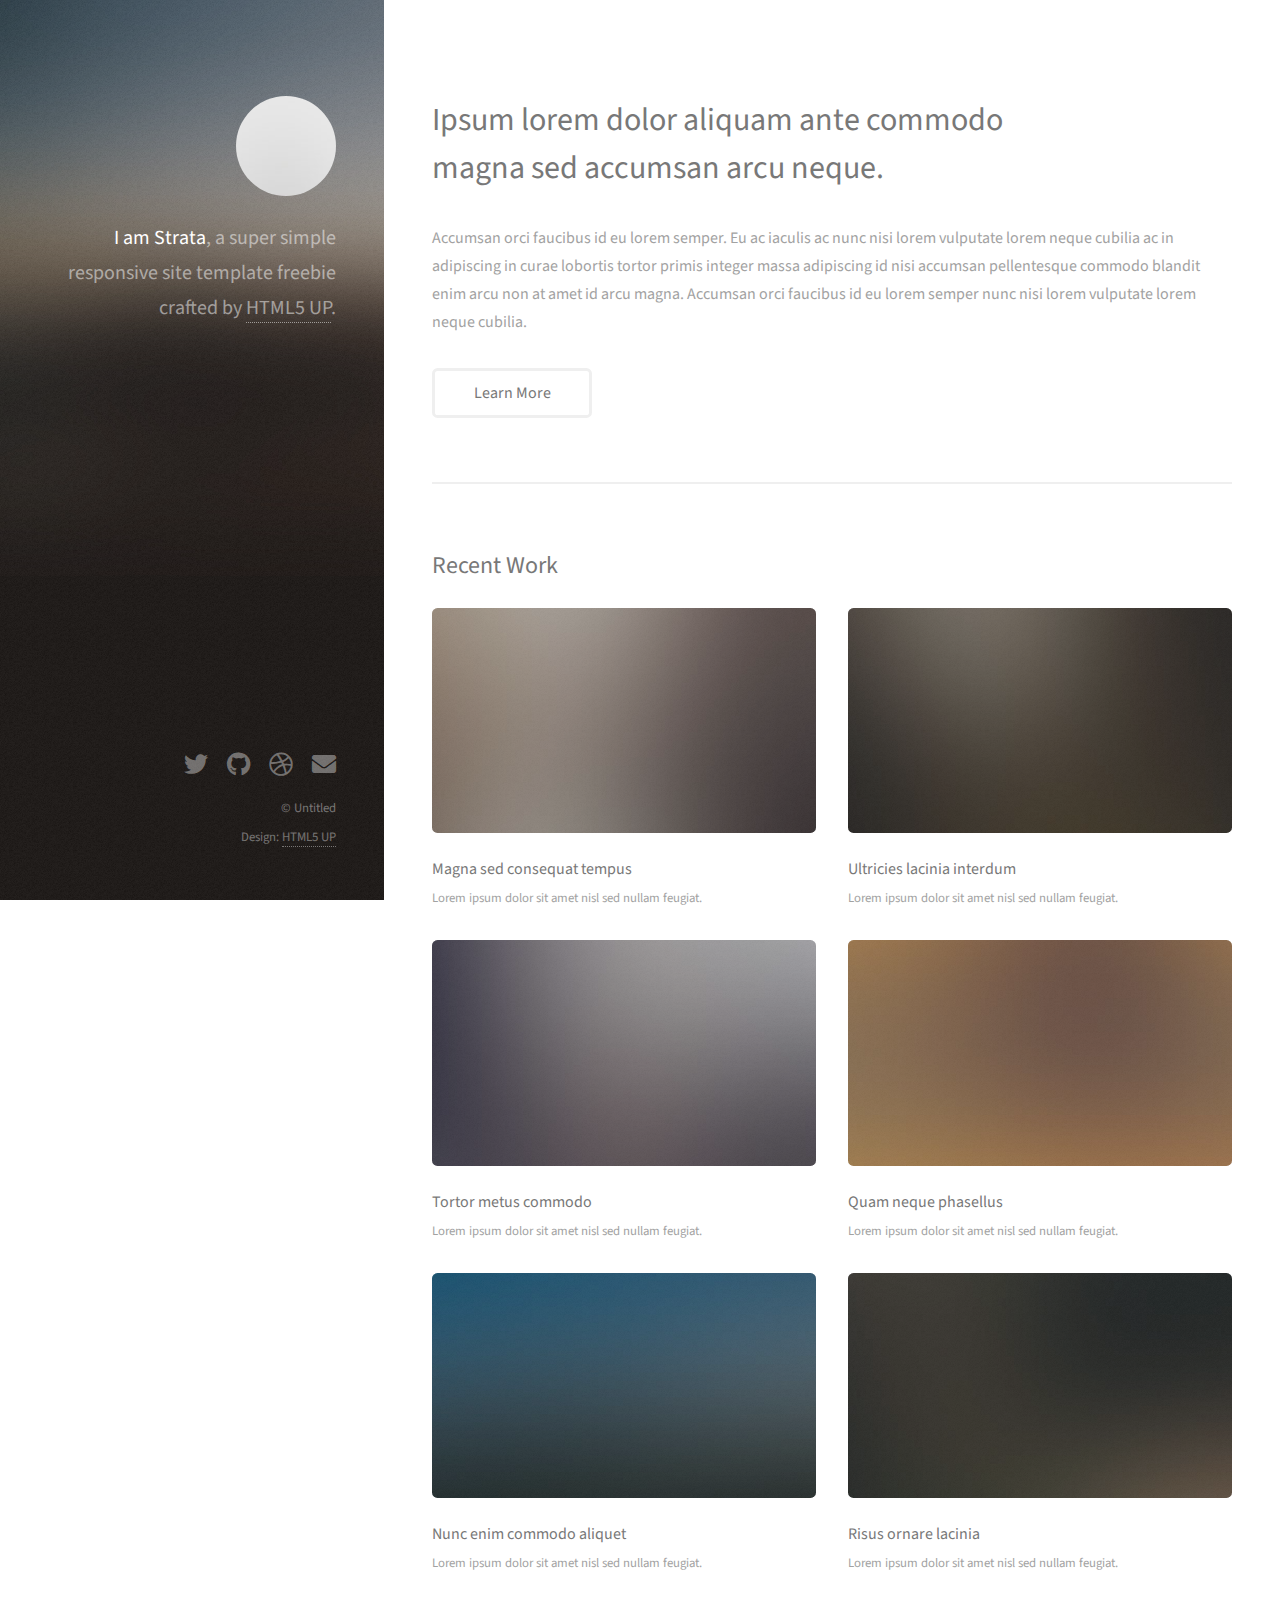
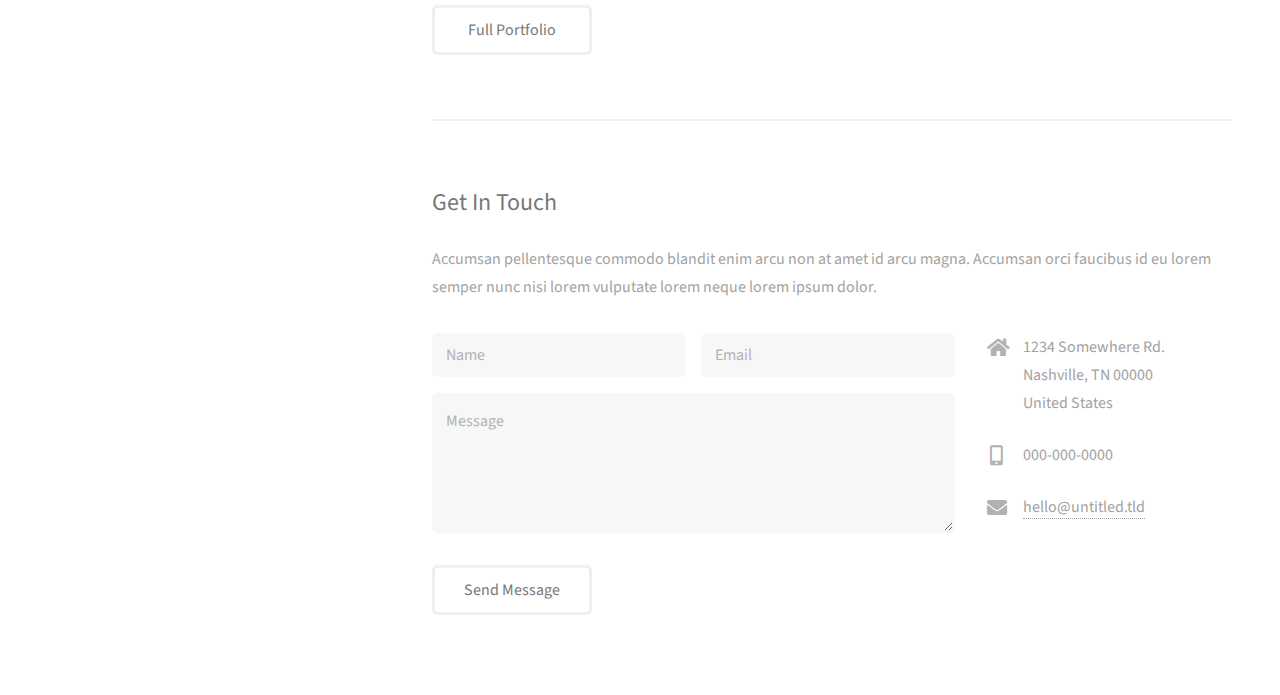
<file: index.html>
<!DOCTYPE HTML>
<!--
	Strata by HTML5 UP
	html5up.net | @ajlkn
	Free for personal and commercial use under the CCA 3.0 license (html5up.net/license)
-->
<html>
	<head>
		<title>Strata by HTML5 UP</title>
		<meta charset="utf-8" />
		<meta name="viewport" content="width=device-width, initial-scale=1, user-scalable=no" />
		<link rel="stylesheet" href="assets/css/main.css" />
	</head>
	<body class="is-preload">

		<!-- Header -->
			<header id="header">
				<div class="inner">
					<a href="#" class="image avatar"><img src="images/avatar.jpg" alt="" /></a>
					<h1><strong>I am Strata</strong>, a super simple<br />
					responsive site template freebie<br />
					crafted by <a href="http://html5up.net">HTML5 UP</a>.</h1>
				</div>
			</header>

		<!-- Main -->
			<div id="main">

				<!-- One -->
					<section id="one">
						<header class="major">
							<h2>Ipsum lorem dolor aliquam ante commodo<br />
							magna sed accumsan arcu neque.</h2>
						</header>
						<p>Accumsan orci faucibus id eu lorem semper. Eu ac iaculis ac nunc nisi lorem vulputate lorem neque cubilia ac in adipiscing in curae lobortis tortor primis integer massa adipiscing id nisi accumsan pellentesque commodo blandit enim arcu non at amet id arcu magna. Accumsan orci faucibus id eu lorem semper nunc nisi lorem vulputate lorem neque cubilia.</p>
						<ul class="actions">
							<li><a href="#" class="button">Learn More</a></li>
						</ul>
					</section>

				<!-- Two -->
					<section id="two">
						<h2>Recent Work</h2>
						<div class="row">
							<article class="col-6 col-12-xsmall work-item">
								<a href="images/fulls/01.jpg" class="image fit thumb"><img src="images/thumbs/01.jpg" alt="" /></a>
								<h3>Magna sed consequat tempus</h3>
								<p>Lorem ipsum dolor sit amet nisl sed nullam feugiat.</p>
							</article>
							<article class="col-6 col-12-xsmall work-item">
								<a href="images/fulls/02.jpg" class="image fit thumb"><img src="images/thumbs/02.jpg" alt="" /></a>
								<h3>Ultricies lacinia interdum</h3>
								<p>Lorem ipsum dolor sit amet nisl sed nullam feugiat.</p>
							</article>
							<article class="col-6 col-12-xsmall work-item">
								<a href="images/fulls/03.jpg" class="image fit thumb"><img src="images/thumbs/03.jpg" alt="" /></a>
								<h3>Tortor metus commodo</h3>
								<p>Lorem ipsum dolor sit amet nisl sed nullam feugiat.</p>
							</article>
							<article class="col-6 col-12-xsmall work-item">
								<a href="images/fulls/04.jpg" class="image fit thumb"><img src="images/thumbs/04.jpg" alt="" /></a>
								<h3>Quam neque phasellus</h3>
								<p>Lorem ipsum dolor sit amet nisl sed nullam feugiat.</p>
							</article>
							<article class="col-6 col-12-xsmall work-item">
								<a href="images/fulls/05.jpg" class="image fit thumb"><img src="images/thumbs/05.jpg" alt="" /></a>
								<h3>Nunc enim commodo aliquet</h3>
								<p>Lorem ipsum dolor sit amet nisl sed nullam feugiat.</p>
							</article>
							<article class="col-6 col-12-xsmall work-item">
								<a href="images/fulls/06.jpg" class="image fit thumb"><img src="images/thumbs/06.jpg" alt="" /></a>
								<h3>Risus ornare lacinia</h3>
								<p>Lorem ipsum dolor sit amet nisl sed nullam feugiat.</p>
							</article>
						</div>
						<ul class="actions">
							<li><a href="#" class="button">Full Portfolio</a></li>
						</ul>
					</section>

				<!-- Three -->
					<section id="three">
						<h2>Get In Touch</h2>
						<p>Accumsan pellentesque commodo blandit enim arcu non at amet id arcu magna. Accumsan orci faucibus id eu lorem semper nunc nisi lorem vulputate lorem neque lorem ipsum dolor.</p>
						<div class="row">
							<div class="col-8 col-12-small">
								<form method="post" action="#">
									<div class="row gtr-uniform gtr-50">
										<div class="col-6 col-12-xsmall"><input type="text" name="name" id="name" placeholder="Name" /></div>
										<div class="col-6 col-12-xsmall"><input type="email" name="email" id="email" placeholder="Email" /></div>
										<div class="col-12"><textarea name="message" id="message" placeholder="Message" rows="4"></textarea></div>
									</div>
								</form>
								<ul class="actions">
									<li><input type="submit" value="Send Message" /></li>
								</ul>
							</div>
							<div class="col-4 col-12-small">
								<ul class="labeled-icons">
									<li>
										<h3 class="icon solid fa-home"><span class="label">Address</span></h3>
										1234 Somewhere Rd.<br />
										Nashville, TN 00000<br />
										United States
									</li>
									<li>
										<h3 class="icon solid fa-mobile-alt"><span class="label">Phone</span></h3>
										000-000-0000
									</li>
									<li>
										<h3 class="icon solid fa-envelope"><span class="label">Email</span></h3>
										<a href="#">hello@untitled.tld</a>
									</li>
								</ul>
							</div>
						</div>
					</section>

				<!-- Four -->
				<!--
					<section id="four">
						<h2>Elements</h2>

						<section>
							<h4>Text</h4>
							<p>This is <b>bold</b> and this is <strong>strong</strong>. This is <i>italic</i> and this is <em>emphasized</em>.
							This is <sup>superscript</sup> text and this is <sub>subscript</sub> text.
							This is <u>underlined</u> and this is code: <code>for (;;) { ... }</code>. Finally, <a href="#">this is a link</a>.</p>
							<hr />
							<header>
								<h4>Heading with a Subtitle</h4>
								<p>Lorem ipsum dolor sit amet nullam id egestas urna aliquam</p>
							</header>
							<p>Nunc lacinia ante nunc ac lobortis. Interdum adipiscing gravida odio porttitor sem non mi integer non faucibus ornare mi ut ante amet placerat aliquet. Volutpat eu sed ante lacinia sapien lorem accumsan varius montes viverra nibh in adipiscing blandit tempus accumsan.</p>
							<header>
								<h5>Heading with a Subtitle</h5>
								<p>Lorem ipsum dolor sit amet nullam id egestas urna aliquam</p>
							</header>
							<p>Nunc lacinia ante nunc ac lobortis. Interdum adipiscing gravida odio porttitor sem non mi integer non faucibus ornare mi ut ante amet placerat aliquet. Volutpat eu sed ante lacinia sapien lorem accumsan varius montes viverra nibh in adipiscing blandit tempus accumsan.</p>
							<hr />
							<h2>Heading Level 2</h2>
							<h3>Heading Level 3</h3>
							<h4>Heading Level 4</h4>
							<h5>Heading Level 5</h5>
							<h6>Heading Level 6</h6>
							<hr />
							<h5>Blockquote</h5>
							<blockquote>Fringilla nisl. Donec accumsan interdum nisi, quis tincidunt felis sagittis eget tempus euismod. Vestibulum ante ipsum primis in faucibus vestibulum. Blandit adipiscing eu felis iaculis volutpat ac adipiscing accumsan faucibus. Vestibulum ante ipsum primis in faucibus lorem ipsum dolor sit amet nullam adipiscing eu felis.</blockquote>
							<h5>Preformatted</h5>
							<pre><code>i = 0;

while (!deck.isInOrder()) {
print 'Iteration ' + i;
deck.shuffle();
i++;
}

print 'It took ' + i + ' iterations to sort the deck.';</code></pre>
						</section>

						<section>
							<h4>Lists</h4>
							<div class="row">
								<div class="col-6 col-12-xsmall">
									<h5>Unordered</h5>
									<ul>
										<li>Dolor pulvinar etiam magna etiam.</li>
										<li>Sagittis adipiscing lorem eleifend.</li>
										<li>Felis enim feugiat dolore viverra.</li>
									</ul>
									<h5>Alternate</h5>
									<ul class="alt">
										<li>Dolor pulvinar etiam magna etiam.</li>
										<li>Sagittis adipiscing lorem eleifend.</li>
										<li>Felis enim feugiat dolore viverra.</li>
									</ul>
								</div>
								<div class="col-6 col-12-xsmall">
									<h5>Ordered</h5>
									<ol>
										<li>Dolor pulvinar etiam magna etiam.</li>
										<li>Etiam vel felis at lorem sed viverra.</li>
										<li>Felis enim feugiat dolore viverra.</li>
										<li>Dolor pulvinar etiam magna etiam.</li>
										<li>Etiam vel felis at lorem sed viverra.</li>
										<li>Felis enim feugiat dolore viverra.</li>
									</ol>
									<h5>Icons</h5>
									<ul class="icons">
										<li><a href="#" class="icon brands fa-twitter"><span class="label">Twitter</span></a></li>
										<li><a href="#" class="icon brands fa-facebook-f"><span class="label">Facebook</span></a></li>
										<li><a href="#" class="icon brands fa-instagram"><span class="label">Instagram</span></a></li>
										<li><a href="#" class="icon brands fa-github"><span class="label">Github</span></a></li>
										<li><a href="#" class="icon brands fa-dribbble"><span class="label">Dribbble</span></a></li>
										<li><a href="#" class="icon brands fa-tumblr"><span class="label">Tumblr</span></a></li>
									</ul>
								</div>
							</div>
							<h5>Actions</h5>
							<ul class="actions">
								<li><a href="#" class="button primary">Default</a></li>
								<li><a href="#" class="button">Default</a></li>
							</ul>
							<ul class="actions small">
								<li><a href="#" class="button primary small">Small</a></li>
								<li><a href="#" class="button small">Small</a></li>
							</ul>
							<div class="row">
								<div class="col-6 col-12-small">
									<ul class="actions stacked">
										<li><a href="#" class="button primary">Default</a></li>
										<li><a href="#" class="button">Default</a></li>
									</ul>
								</div>
								<div class="col-6 col-12-small">
									<ul class="actions stacked">
										<li><a href="#" class="button primary small">Small</a></li>
										<li><a href="#" class="button small">Small</a></li>
									</ul>
								</div>
								<div class="col-6 col-12-small">
									<ul class="actions stacked">
										<li><a href="#" class="button primary fit">Default</a></li>
										<li><a href="#" class="button fit">Default</a></li>
									</ul>
								</div>
								<div class="col-6 col-12-small">
									<ul class="actions stacked">
										<li><a href="#" class="button primary small fit">Small</a></li>
										<li><a href="#" class="button small fit">Small</a></li>
									</ul>
								</div>
							</div>
						</section>

						<section>
							<h4>Table</h4>
							<h5>Default</h5>
							<div class="table-wrapper">
								<table>
									<thead>
										<tr>
											<th>Name</th>
											<th>Description</th>
											<th>Price</th>
										</tr>
									</thead>
									<tbody>
										<tr>
											<td>Item One</td>
											<td>Ante turpis integer aliquet porttitor.</td>
											<td>29.99</td>
										</tr>
										<tr>
											<td>Item Two</td>
											<td>Vis ac commodo adipiscing arcu aliquet.</td>
											<td>19.99</td>
										</tr>
										<tr>
											<td>Item Three</td>
											<td> Morbi faucibus arcu accumsan lorem.</td>
											<td>29.99</td>
										</tr>
										<tr>
											<td>Item Four</td>
											<td>Vitae integer tempus condimentum.</td>
											<td>19.99</td>
										</tr>
										<tr>
											<td>Item Five</td>
											<td>Ante turpis integer aliquet porttitor.</td>
											<td>29.99</td>
										</tr>
									</tbody>
									<tfoot>
										<tr>
											<td colspan="2"></td>
											<td>100.00</td>
										</tr>
									</tfoot>
								</table>
							</div>

							<h5>Alternate</h5>
							<div class="table-wrapper">
								<table class="alt">
									<thead>
										<tr>
											<th>Name</th>
											<th>Description</th>
											<th>Price</th>
										</tr>
									</thead>
									<tbody>
										<tr>
											<td>Item One</td>
											<td>Ante turpis integer aliquet porttitor.</td>
											<td>29.99</td>
										</tr>
										<tr>
											<td>Item Two</td>
											<td>Vis ac commodo adipiscing arcu aliquet.</td>
											<td>19.99</td>
										</tr>
										<tr>
											<td>Item Three</td>
											<td> Morbi faucibus arcu accumsan lorem.</td>
											<td>29.99</td>
										</tr>
										<tr>
											<td>Item Four</td>
											<td>Vitae integer tempus condimentum.</td>
											<td>19.99</td>
										</tr>
										<tr>
											<td>Item Five</td>
											<td>Ante turpis integer aliquet porttitor.</td>
											<td>29.99</td>
										</tr>
									</tbody>
									<tfoot>
										<tr>
											<td colspan="2"></td>
											<td>100.00</td>
										</tr>
									</tfoot>
								</table>
							</div>
						</section>

						<section>
							<h4>Buttons</h4>
							<ul class="actions">
								<li><a href="#" class="button primary">Primary</a></li>
								<li><a href="#" class="button">Default</a></li>
							</ul>
							<ul class="actions">
								<li><a href="#" class="button large">Large</a></li>
								<li><a href="#" class="button">Default</a></li>
								<li><a href="#" class="button small">Small</a></li>
							</ul>
							<ul class="actions fit">
								<li><a href="#" class="button primary fit">Fit</a></li>
								<li><a href="#" class="button fit">Fit</a></li>
							</ul>
							<ul class="actions fit small">
								<li><a href="#" class="button primary fit small">Fit + Small</a></li>
								<li><a href="#" class="button fit small">Fit + Small</a></li>
							</ul>
							<ul class="actions">
								<li><a href="#" class="button primary icon solid fa-download">Icon</a></li>
								<li><a href="#" class="button icon solid fa-download">Icon</a></li>
							</ul>
							<ul class="actions">
								<li><span class="button primary disabled">Primary</span></li>
								<li><span class="button disabled">Default</span></li>
							</ul>
						</section>

						<section>
							<h4>Form</h4>
							<form method="post" action="#">
								<div class="row gtr-uniform gtr-50">
									<div class="col-6 col-12-xsmall">
										<input type="text" name="demo-name" id="demo-name" value="" placeholder="Name" />
									</div>
									<div class="col-6 col-12-xsmall">
										<input type="email" name="demo-email" id="demo-email" value="" placeholder="Email" />
									</div>
									<div class="col-12">
										<select name="demo-category" id="demo-category">
											<option value="">- Category -</option>
											<option value="1">Manufacturing</option>
											<option value="1">Shipping</option>
											<option value="1">Administration</option>
											<option value="1">Human Resources</option>
										</select>
									</div>
									<div class="col-4 col-12-small">
										<input type="radio" id="demo-priority-low" name="demo-priority" checked>
										<label for="demo-priority-low">Low Priority</label>
									</div>
									<div class="col-4 col-12-small">
										<input type="radio" id="demo-priority-normal" name="demo-priority">
										<label for="demo-priority-normal">Normal Priority</label>
									</div>
									<div class="col-4 col-12-small">
										<input type="radio" id="demo-priority-high" name="demo-priority">
										<label for="demo-priority-high">High Priority</label>
									</div>
									<div class="col-6 col-12-small">
										<input type="checkbox" id="demo-copy" name="demo-copy">
										<label for="demo-copy">Email me a copy of this message</label>
									</div>
									<div class="col-6 col-12-small">
										<input type="checkbox" id="demo-human" name="demo-human" checked>
										<label for="demo-human">I am a human and not a robot</label>
									</div>
									<div class="col-12">
										<textarea name="demo-message" id="demo-message" placeholder="Enter your message" rows="6"></textarea>
									</div>
									<div class="col-12">
										<ul class="actions">
											<li><input type="submit" value="Send Message" class="primary" /></li>
											<li><input type="reset" value="Reset" /></li>
										</ul>
									</div>
								</div>
							</form>
						</section>

						<section>
							<h4>Image</h4>
							<h5>Fit</h5>
							<div class="box alt">
								<div class="row gtr-50 gtr-uniform">
									<div class="col-12"><span class="image fit"><img src="images/fulls/05.jpg" alt="" /></span></div>
									<div class="col-4"><span class="image fit"><img src="images/thumbs/01.jpg" alt="" /></span></div>
									<div class="col-4"><span class="image fit"><img src="images/thumbs/02.jpg" alt="" /></span></div>
									<div class="col-4"><span class="image fit"><img src="images/thumbs/03.jpg" alt="" /></span></div>
									<div class="col-4"><span class="image fit"><img src="images/thumbs/04.jpg" alt="" /></span></div>
									<div class="col-4"><span class="image fit"><img src="images/thumbs/05.jpg" alt="" /></span></div>
									<div class="col-4"><span class="image fit"><img src="images/thumbs/06.jpg" alt="" /></span></div>
									<div class="col-4"><span class="image fit"><img src="images/thumbs/03.jpg" alt="" /></span></div>
									<div class="col-4"><span class="image fit"><img src="images/thumbs/02.jpg" alt="" /></span></div>
									<div class="col-4"><span class="image fit"><img src="images/thumbs/01.jpg" alt="" /></span></div>
								</div>
							</div>
							<h5>Left &amp; Right</h5>
							<p><span class="image left"><img src="images/avatar.jpg" alt="" /></span>Fringilla nisl. Donec accumsan interdum nisi, quis tincidunt felis sagittis eget. tempus euismod. Vestibulum ante ipsum primis in faucibus vestibulum. Blandit adipiscing eu felis iaculis volutpat ac adipiscing accumsan eu faucibus. Integer ac pellentesque praesent tincidunt felis sagittis eget. tempus euismod. Vestibulum ante ipsum primis in faucibus vestibulum. Blandit adipiscing eu felis iaculis volutpat ac adipiscing accumsan eu faucibus. Integer ac pellentesque praesent. Donec accumsan interdum nisi, quis tincidunt felis sagittis eget. tempus euismod. Vestibulum ante ipsum primis in faucibus vestibulum. Blandit adipiscing eu felis iaculis volutpat ac adipiscing accumsan eu faucibus. Integer ac pellentesque praesent tincidunt felis sagittis eget. tempus euismod. Vestibulum ante ipsum primis in faucibus vestibulum. Blandit adipiscing eu felis iaculis volutpat ac adipiscing accumsan eu faucibus. Integer ac pellentesque praesent.</p>
							<p><span class="image right"><img src="images/avatar.jpg" alt="" /></span>Fringilla nisl. Donec accumsan interdum nisi, quis tincidunt felis sagittis eget. tempus euismod. Vestibulum ante ipsum primis in faucibus vestibulum. Blandit adipiscing eu felis iaculis volutpat ac adipiscing accumsan eu faucibus. Integer ac pellentesque praesent tincidunt felis sagittis eget. tempus euismod. Vestibulum ante ipsum primis in faucibus vestibulum. Blandit adipiscing eu felis iaculis volutpat ac adipiscing accumsan eu faucibus. Integer ac pellentesque praesent. Donec accumsan interdum nisi, quis tincidunt felis sagittis eget. tempus euismod. Vestibulum ante ipsum primis in faucibus vestibulum. Blandit adipiscing eu felis iaculis volutpat ac adipiscing accumsan eu faucibus. Integer ac pellentesque praesent tincidunt felis sagittis eget. tempus euismod. Vestibulum ante ipsum primis in faucibus vestibulum. Blandit adipiscing eu felis iaculis volutpat ac adipiscing accumsan eu faucibus. Integer ac pellentesque praesent.</p>
						</section>

					</section>
				-->

			</div>

		<!-- Footer -->
			<footer id="footer">
				<div class="inner">
					<ul class="icons">
						<li><a href="#" class="icon brands fa-twitter"><span class="label">Twitter</span></a></li>
						<li><a href="#" class="icon brands fa-github"><span class="label">Github</span></a></li>
						<li><a href="#" class="icon brands fa-dribbble"><span class="label">Dribbble</span></a></li>
						<li><a href="#" class="icon solid fa-envelope"><span class="label">Email</span></a></li>
					</ul>
					<ul class="copyright">
						<li>&copy; Untitled</li><li>Design: <a href="http://html5up.net">HTML5 UP</a></li>
					</ul>
				</div>
			</footer>

		<!-- Scripts -->
			<script src="assets/js/jquery.min.js"></script>
			<script src="assets/js/jquery.poptrox.min.js"></script>
			<script src="assets/js/browser.min.js"></script>
			<script src="assets/js/breakpoints.min.js"></script>
			<script src="assets/js/util.js"></script>
			<script src="assets/js/main.js"></script>

	</body>
</html>
</file>
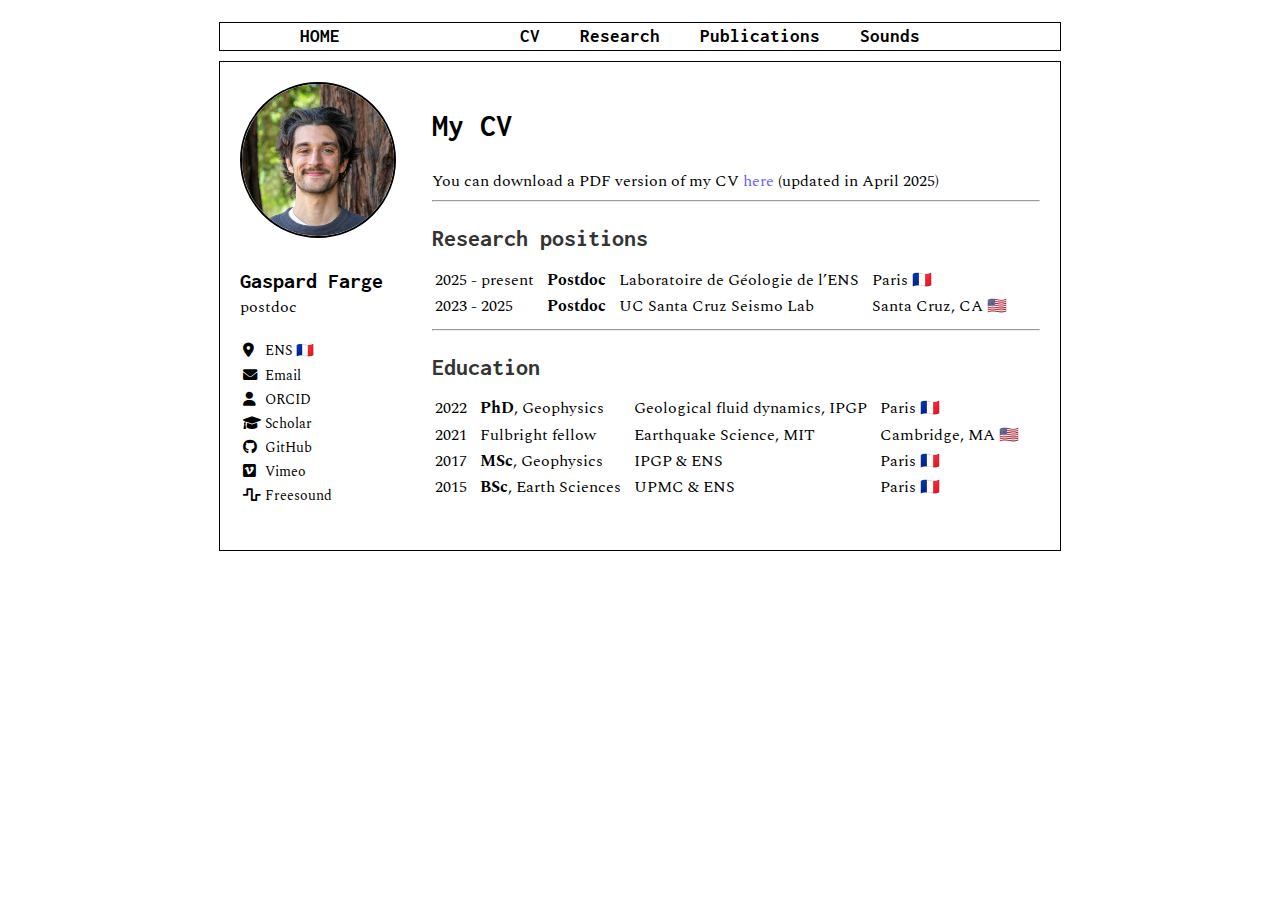
<file: cv.html>
<!DOCTYPE html>
<html lang="en">

<head>
    <meta charset="UTF-8">
    <meta name="viewport" content="width=device-width, initial-scale=1.0">
    <title>CV - Gaspard Farge</title>
    <link rel="icon" href="files/wavicon.png" type="image/png">
    <link rel="stylesheet" href="styles.css">
    <link rel="stylesheet" href="https://cdnjs.cloudflare.com/ajax/libs/font-awesome/6.0.0-beta3/css/all.min.css">
    <link href="https://fonts.googleapis.com/css2?family=Inconsolata:wght@400;700&family=Spectral:wght@400;700&display=swap" rel="stylesheet">
</head>

<body>
    &nbsp;
    <div class="navigation">
        <div class="nav-home">
            <ul>
                <li><a href="index.html">HOME</a></li>
            </ul>
        </div>
        <div class="nav-pages">
            <ul>
                <li><a href="cv.html">CV</a></li>
                <li><a href="research.html">Research</a></li>
                <li><a href="publications.html">Publications</a></li>
                <li><a href="sounds.html">Sounds</a></li>
            </ul>
        </div>
    </div>
    <div class="main-container">
        <div class="profile-container">
            <img src="files/me.jpg" alt="Photo of me">
            <div class="me">
                <h1>Gaspard Farge</h1>
                <p>postdoc</p>
            </div>
            <table class="social-links">
                <tr>
                    <td><i class="fas fa-map-marker-alt"></i></td>
                    <td><a href="https://www.geologie.ens.fr/">ENS</a> 🇫🇷</td>
                </tr>
                <tr>
                    <td><i class="fas fa-envelope"></i></td>
                    <td><a href="mailto:gfarge@geologie.ens.fr">Email</a></td>
                </tr>
                <tr>
                    <td><i class="fas fa-user"></i></td>
                    <td><a href="https://orcid.org/0000-0002-5585-907X" target="_blank">ORCID</a></td>
                </tr>
                <tr>
                    <td><i class="fas fa-graduation-cap"></i></td>
                    <td><a href="https://scholar.google.com/citations?user=AAaJThUAAAAJ&hl=en&authuser=1" target="_blank">Scholar</a></td>
                </tr>
                <tr>
                    <td><i class="fab fa-github"></i></td>
                    <td><a href="https://github.com/gfarge" target="_blank">GitHub</a></td>
                </tr>
                <tr>
                    <td><i class="fab fa-vimeo"></i></td>
                    <td><a href="https://vimeo.com/gfarge" target="_blank">Vimeo</a></td>
                </tr>
                <tr>
                    <td><i class="fas fa-wave-square"></i></td>
                    <td><a href="https://freesound.org/people/gfarge/" target="_blank">Freesound</a></td>
                </tr>
            </table>
        </div>
        <div class="presentation-container">
            <h1>My CV</h1>
            You can download a PDF version of my CV <a href="files/cv_gfarge.pdf" target="_blank">here</a> (updated in April 2025)
            <hr>
            <h2>Research positions</h2>
            <table class="cv-table">
                <tr>
                    <td>2025 - present</td>
                    <td><strong>Postdoc</strong></td>
                    <td><a href="https://www.geologie.ens.fr/en/geology-laboratory/" target="_blank">Laboratoire de Géologie de l’ENS</a></td>
                    <td>Paris 🇫🇷</td>
                </tr>                
                <tr>
                    <td>2023 - 2025</td>
                    <td><strong>Postdoc</strong></td>
                    <td> <a href="https://seismo.sites.ucsc.edu/" target="_blank">UC Santa Cruz Seismo Lab</a></td>
                    <td>Santa Cruz, CA 🇺🇸</td>
                </tr>
            </table>

            <hr>
            <h2>Education</h2>
            <table class="cv-table">
                <tr>
                    <td>2022</td>
                    <td><strong>PhD</strong>, Geophysics</td>
                    <td><a href="https://www.ipgp.fr/en/research/teams/dfg/" target="_blank">Geological fluid dynamics, IPGP</a></td>
                    <td>Paris 🇫🇷</td>
                </tr>                
                <tr>
                    <td>2021</td>
                    <td>Fulbright fellow</td>
                    <td> <a href="https://eqsci.mit.edu/" target="_blank">Earthquake Science, MIT</a></td>
                    <td>Cambridge, MA 🇺🇸</td>
                </tr>
                <tr>
                    <td>2017</td>
                    <td><strong>MSc</strong>, Geophysics</td>
                    <td><a href="https://www.ipgp.fr/en/education/masters-program/" target="_blank">IPGP</a> & <a href="https://www.geosciences.ens.fr/en/home" target="_blank"> ENS</a></td>
                    <td>Paris 🇫🇷</td>
                </tr>
                <tr>
                    <td>2015</td>
                    <td><strong>BSc</strong>, Earth Sciences</td>
                    <td>UPMC & <a href="https://www.geosciences.ens.fr/en/home" target="_blank"> ENS</a></td>
                    <td>Paris 🇫🇷</td>
                </tr>
            </table>


        </div>
    </div>
</body>

</html>
</file>
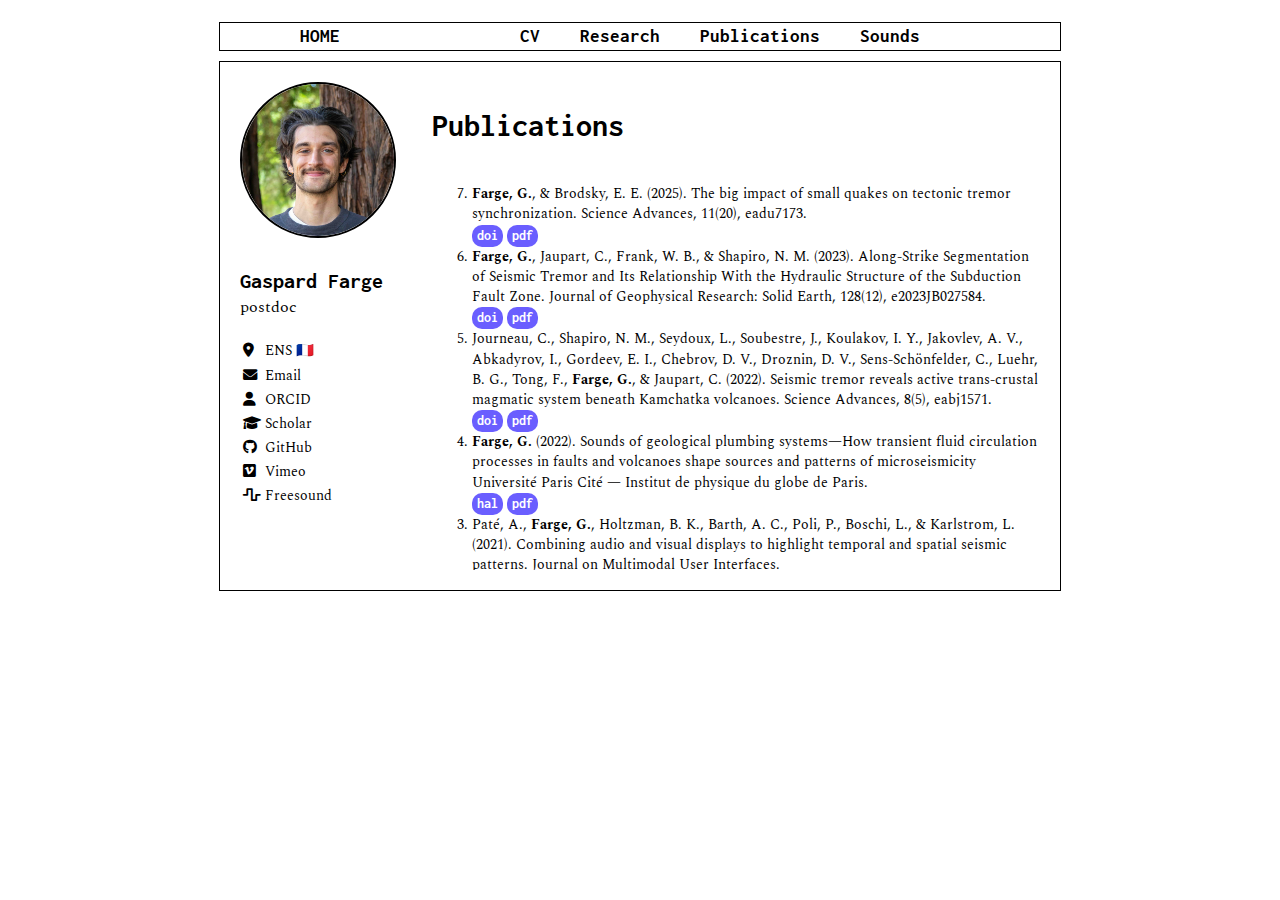
<file: publications.html>
<!DOCTYPE html>
<html lang="en">

<head>
    <meta charset="UTF-8">
    <meta name="viewport" content="width=device-width, initial-scale=1.0">
    <title>Publications - Gaspard Farge</title>
    <link rel="icon" href="files/wavicon.png" type="image/png">
    <link rel="stylesheet" href="styles.css">
    <link rel="stylesheet" href="https://cdnjs.cloudflare.com/ajax/libs/font-awesome/6.0.0-beta3/css/all.min.css">
    <link href="https://fonts.googleapis.com/css2?family=Inconsolata:wght@400;700&family=Spectral:wght@400;700&display=swap" rel="stylesheet">
</head>

<body>
    &nbsp;
    <div class="navigation">
        <div class="nav-home">
            <ul>
                <li><a href="index.html">HOME</a></li>
            </ul>
        </div>
        <div class="nav-pages">
            <ul>
                <li><a href="cv.html">CV</a></li>
                <li><a href="research.html">Research</a></li>
                <li><a href="publications.html">Publications</a></li>
                <li><a href="sounds.html">Sounds</a></li>
            </ul>
        </div>
    </div>
    <div class="main-container">
        <div class="profile-container">
            <img src="files/me.jpg" alt="Photo of me">
            <div class="me">
                <h1>Gaspard Farge</h1>
                <p>postdoc</p>
            </div>
            <table class="social-links">
                <tr>
                    <td><i class="fas fa-map-marker-alt"></i></td>
                    <td><a href="https://www.geologie.ens.fr/">ENS</a> 🇫🇷</td>
                </tr>
                <tr>
                    <td><i class="fas fa-envelope"></i></td>
                    <td><a href="mailto:gfarge@geologie.ens.fr">Email</a></td>
                </tr>
                <tr>
                    <td><i class="fas fa-user"></i></td>
                    <td><a href="https://orcid.org/0000-0002-5585-907X" target="_blank">ORCID</a></td>
                </tr>
                <tr>
                    <td><i class="fas fa-graduation-cap"></i></td>
                    <td><a href="https://scholar.google.com/citations?user=AAaJThUAAAAJ&hl=en&authuser=1" target="_blank">Scholar</a></td>
                </tr>
                <tr>
                    <td><i class="fab fa-github"></i></td>
                    <td><a href="https://github.com/gfarge" target="_blank">GitHub</a></td>
                </tr>
                <tr>
                    <td><i class="fab fa-vimeo"></i></td>
                    <td><a href="https://vimeo.com/gfarge" target="_blank">Vimeo</a></td>
                </tr>
                <tr>
                    <td><i class="fas fa-wave-square"></i></td>
                    <td><a href="https://freesound.org/people/gfarge/" target="_blank">Freesound</a></td>
                </tr>
            </table>
        </div>
        <div class="presentation-container">
            <h1>Publications</h1>
            <!-- Make the scroll block a bit taller, with apparent scrolling bar -->
            <div class="scroll-block", style="max-height: 400px; overflow: scroll;">
                <ol reversed>
                    <li><strong>Farge, G.</strong>, & Brodsky, E. E. (2025). The big impact of small quakes on tectonic tremor synchronization. Science Advances, 11(20), eadu7173.
                        <br><a class="button" href="https://doi.org/10.1126/sciadv.adu7173" target="_blank">doi</a>
                        <a class="button" href="files/publications/farge2025Big.pdf" target="_blank">pdf</a></li>
                    <li><strong>Farge, G.</strong>, Jaupart, C., Frank, W. B., & Shapiro, N. M. (2023). Along-Strike Segmentation of Seismic Tremor and Its Relationship With the Hydraulic Structure of the Subduction Fault Zone. Journal of Geophysical Research: Solid Earth, 128(12), e2023JB027584.
                        <br><a class="button" href="https://doi.org/10.1029/2023JB027584"target="_blank">doi</a>
                        <a class="button" href="files/publications/farge2023AlongStrike.pdf"target="_blank">pdf</a></li>
                    <li>Journeau, C., Shapiro, N. M., Seydoux, L., Soubestre, J., Koulakov, I. Y., Jakovlev, A. V., Abkadyrov, I., Gordeev, E. I., Chebrov, D. V., Droznin, D. V., Sens-Schönfelder, C., Luehr, B. G., Tong, F., <strong>Farge, G.</strong>, & Jaupart, C. (2022). Seismic tremor reveals active trans-crustal magmatic system beneath Kamchatka volcanoes. Science Advances, 8(5), eabj1571.
                        <br><a class="button" href="https://doi.org/10.1126/sciadv.abj1571"target="_blank">doi</a>
                        <a class="button" href="files/publications/journeau2022Seismic.pdf"target="_blank">pdf</a></li>
                    <li><strong>Farge, G.</strong> (2022). Sounds of geological plumbing systems—How transient fluid circulation processes in faults and volcanoes shape sources and patterns of microseismicity Université Paris Cité — Institut de physique du globe de Paris. 
                        <br><a class="button" href="https://hal.archives-ouvertes.fr/tel-03816151/"target="_blank">hal</a>
                        <a class="button" href="files/publications/farge2022Thesis.pdf"target="_blank">pdf</a></li>
                    <li>Paté, A., <strong>Farge, G.</strong>, Holtzman, B. K., Barth, A. C., Poli, P., Boschi, L., & Karlstrom, L. (2021). Combining audio and visual displays to highlight temporal and spatial seismic patterns. Journal on Multimodal User Interfaces. 
                        <br><a class="button" href="https://doi.org/10.1007/s12193-021-00378-8"target="_blank">doi</a>
                        <a class="button" href="files/publications/pate2021Combining.pdf"target="_blank">pdf</a></li>
                    <li><strong>Farge, G.</strong>, Jaupart, C., & Shapiro, N. M. (2021). Episodicity and Migration of Low Frequency Earthquakes Modeled With Fast Fluid Pressure Transients in the Permeable Subduction Interface. Journal of Geophysical Research: Solid Earth, 126(9). 
                        <br><a class="button" href="https://doi.org/10.1029/2021JB021894"target="_blank">doi</a>
                        <a class="button" href="files/publications/farge2021Episodicity.pdf"target="_blank">pdf</a></li>
                    <li><strong>Farge, G.</strong>, Shapiro, N. M., & Frank, W. B. (2020). Moment‐Duration Scaling of Low‐Frequency Earthquakes in Guerrero, Mexico. Journal of Geophysical Research: Solid Earth, 125(8). 
                        <br><a class="button" href="https://doi.org/10.1029/2019JB019099"target="_blank">doi</a>
                        <a class="button" href="files/publications/farge2020Moment.pdf"target="_blank">pdf</a></li>
                    <!-- <a href="https://vimeo.com/562730263" target="_blank" class="btn btn--small" id="doi-btn">movie</a> -->
                </ol>
            </div>
        </div>
    </div>
</body>

</html>
</file>
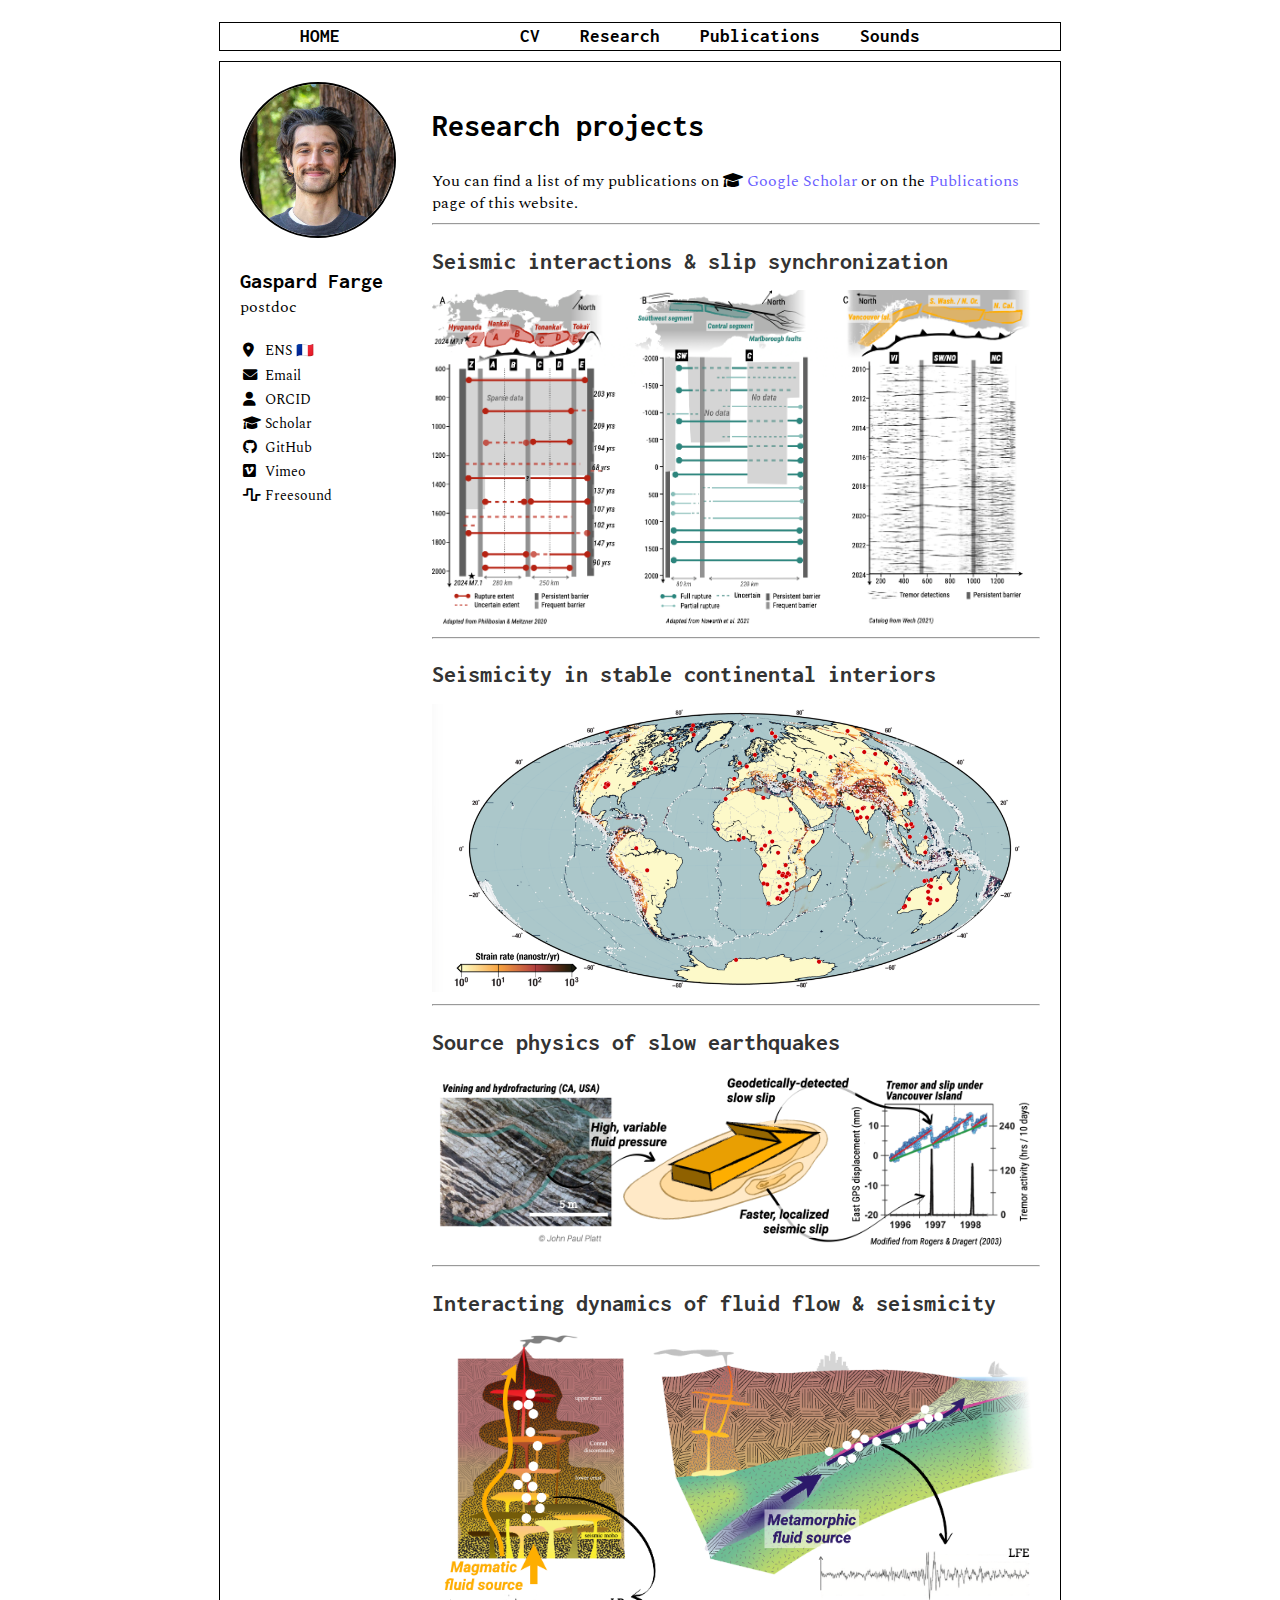
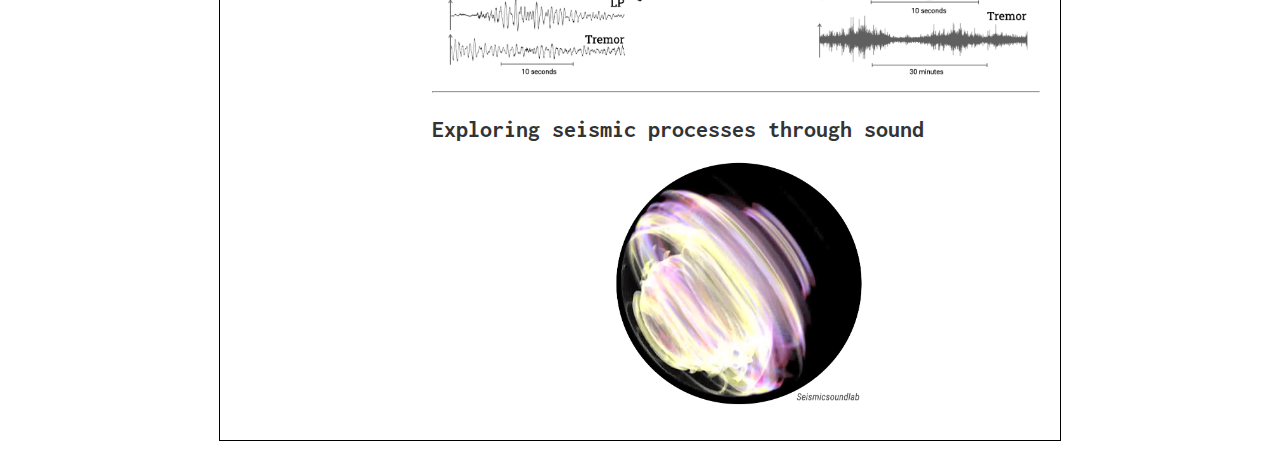
<file: research.html>
<!DOCTYPE html>
<html lang="en">

<head>
    <meta charset="UTF-8">
    <meta name="viewport" content="width=device-width, initial-scale=1.0">
    <title>Research - Gaspard Farge</title>
    <link rel="icon" href="files/wavicon.png" type="image/png">
    <link rel="stylesheet" href="styles.css">
    <link rel="stylesheet" href="https://cdnjs.cloudflare.com/ajax/libs/font-awesome/6.0.0-beta3/css/all.min.css">
    <link href="https://fonts.googleapis.com/css2?family=Inconsolata:wght@400;700&family=Spectral:wght@400;700&display=swap" rel="stylesheet">
</head>

<body>
    &nbsp;
    <div class="navigation">
        <div class="nav-home">
            <ul>
                <li><a href="index.html">HOME</a></li>
            </ul>
        </div>
        <div class="nav-pages">
            <ul>
                <li><a href="cv.html">CV</a></li>
                <li><a href="research.html">Research</a></li>
                <li><a href="publications.html">Publications</a></li>
                <li><a href="sounds.html">Sounds</a></li>
            </ul>
        </div>
    </div>
    <div class="main-container">
        <div class="profile-container">
            <img src="files/me.jpg" alt="Photo of me">
            <div class="me">
                <h1>Gaspard Farge</h1>
                <p>postdoc</p>
            </div>
            <table class="social-links">
                <tr>
                    <td><i class="fas fa-map-marker-alt"></i></td>
                    <td><a href="https://www.geologie.ens.fr/">ENS</a> 🇫🇷</td>
                </tr>
                <tr>
                    <td><i class="fas fa-envelope"></i></td>
                    <td><a href="mailto:gfarge@geologie.ens.fr">Email</a></td>
                </tr>
                <tr>
                    <td><i class="fas fa-user"></i></td>
                    <td><a href="https://orcid.org/0000-0002-5585-907X" target="_blank">ORCID</a></td>
                </tr>
                <tr>
                    <td><i class="fas fa-graduation-cap"></i></td>
                    <td><a href="https://scholar.google.com/citations?user=AAaJThUAAAAJ&hl=en&authuser=1" target="_blank">Scholar</a></td>
                </tr>
                <tr>
                    <td><i class="fab fa-github"></i></td>
                    <td><a href="https://github.com/gfarge" target="_blank">GitHub</a></td>
                </tr>
                <tr>
                    <td><i class="fab fa-vimeo"></i></td>
                    <td><a href="https://vimeo.com/gfarge" target="_blank">Vimeo</a></td>
                </tr>
                <tr>
                    <td><i class="fas fa-wave-square"></i></td>
                    <td><a href="https://freesound.org/people/gfarge/" target="_blank">Freesound</a></td>
                </tr>
            </table>
        </div>
        <div class="presentation-container">
            <h1>Research projects</h1>
            You can find a list of my publications on <i class="fas fa-graduation-cap"></i> <a href="https://scholar.google.com/citations?user=AAaJThUAAAAJ&hl=en&authuser=1" target="_blank">Google Scholar</a>
            or on the <a href="publications.html">Publications</a> page of this website.
            <hr>    

            <h2><a href="projects/seismic-sync.html" class="plain-link">Seismic interactions & slip synchronization</a></h2>
            <a href="projects/seismic-sync.html">
                <img src="files/figures/synch_large_comp.png" alt="Fault interactions & slip synchronization" class="figure">
            </a>
            
            <hr>

            <h2><a href="projects/intraplate-eq.html" class="plain-link">Seismicity in stable continental interiors</a></h2>
            <a href="projects/intraplate-eq.html">
                <img src="files/figures/intraplate_eq.png" alt="Seismicity in stable continental interiors" class="figure">
            </a>
            
            <hr>

            <h2><a href="projects/slow-eq.html" class="plain-link">Source physics of slow earthquakes</a></h2>
            <a href="projects/slow-eq.html">
                <img src="files/figures/slow_eq_physics.png" alt="" class="figure">
            </a>

            <hr>    

            <h2><a href="projects/fluid-seismicity.html" class="plain-link">Interacting dynamics of fluid flow & seismicity</a></h2>
            <a href="projects/fluid-seismicity.html">
                <img src="files/figures/fluid-seismicity.png" alt="Interacting dynamics of fluid flow & seismicity" class="figure">
            </a>

            <hr>

            <h2><a href="projects/seismic-sound.html" class="plain-link">Exploring seismic processes through sound</a></h2>
            <a href="projects/seismic-sound.html">
                <img src="files/figures/globe_sound.png" alt="Exploring seismic processes through sound" class="figure">
            </a>


        </div>
    </div>
</body>

</html>
</file>
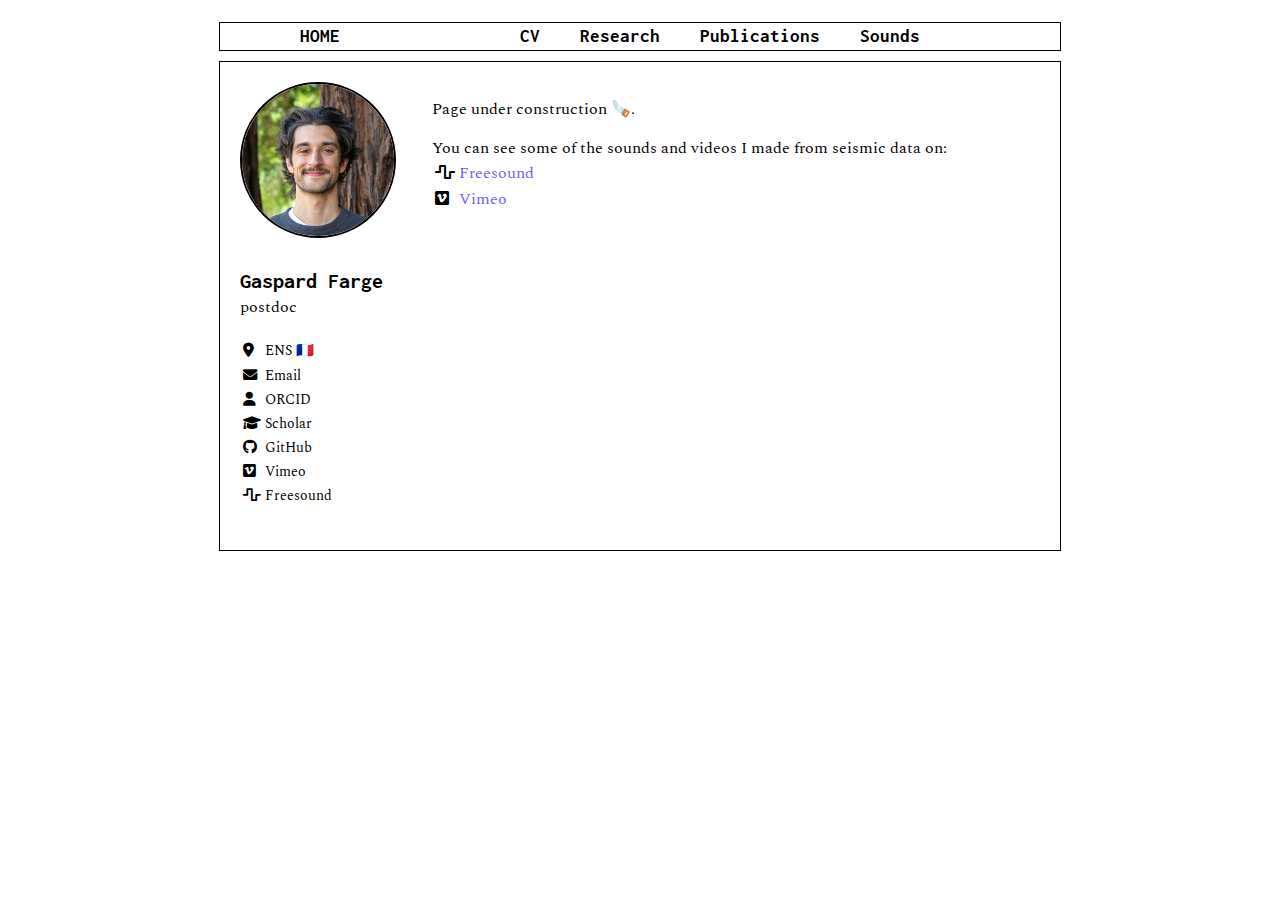
<file: sounds.html>
<!DOCTYPE html>
<html lang="en">

<head>
    <meta charset="UTF-8">
    <meta name="viewport" content="width=device-width, initial-scale=1.0">
    <title>Sounds - Gaspard Farge</title>
    <link rel="icon" href="files/wavicon.png" type="image/png">
    <link rel="stylesheet" href="styles.css">
    <link rel="stylesheet" href="https://cdnjs.cloudflare.com/ajax/libs/font-awesome/6.0.0-beta3/css/all.min.css">
    <link href="https://fonts.googleapis.com/css2?family=Inconsolata:wght@400;700&family=Spectral:wght@400;700&display=swap" rel="stylesheet">
</head>

<body>
    &nbsp;
    <div class="navigation">
        <div class="nav-home">
            <ul>
                <li><a href="index.html">HOME</a></li>
            </ul>
        </div>
        <div class="nav-pages">
            <ul>
                <li><a href="cv.html">CV</a></li>
                <li><a href="research.html">Research</a></li>
                <li><a href="publications.html">Publications</a></li>
                <li><a href="sounds.html">Sounds</a></li>
            </ul>
        </div>
    </div>
    <div class="main-container">
        <div class="profile-container">
            <img src="files/me.jpg" alt="Photo of me">
            <div class="me">
                <h1>Gaspard Farge</h1>
                <p>postdoc</p>
            </div>
            <table class="social-links">
                <tr>
                    <td><i class="fas fa-map-marker-alt"></i></td>
                    <td><a href="https://www.geologie.ens.fr/">ENS</a> 🇫🇷</td>
                </tr>
                <tr>
                    <td><i class="fas fa-envelope"></i></td>
                    <td><a href="mailto:gfarge@geologie.ens.fr">Email</a></td>
                </tr>
                <tr>
                    <td><i class="fas fa-user"></i></td>
                    <td><a href="https://orcid.org/0000-0002-5585-907X" target="_blank">ORCID</a></td>
                </tr>
                <tr>
                    <td><i class="fas fa-graduation-cap"></i></td>
                    <td><a href="https://scholar.google.com/citations?user=AAaJThUAAAAJ&hl=en&authuser=1" target="_blank">Scholar</a></td>
                </tr>
                <tr>
                    <td><i class="fab fa-github"></i></td>
                    <td><a href="https://github.com/gfarge" target="_blank">GitHub</a></td>
                </tr>
                <tr>
                    <td><i class="fab fa-vimeo"></i></td>
                    <td><a href="https://vimeo.com/gfarge" target="_blank">Vimeo</a></td>
                </tr>
                <tr>
                    <td><i class="fas fa-wave-square"></i></td>
                    <td><a href="https://freesound.org/people/gfarge/" target="_blank">Freesound</a></td>
                </tr>
            </table>
        </div>
        <div class="presentation-container">
            <p>Page under construction 🪚.</p>

            You can see some of the sounds and videos I made from seismic data on:
            <table>
                <tr>
                    <td><i class="fas fa-wave-square"></i></td>
                    <td><a href="https://freesound.org/people/gfarge/" target="_blank">Freesound</a></td>
                </tr>
                <tr>
                    <td><i class="fab fa-vimeo"></i></td>
                    <td><a href="https://vimeo.com/gfarge" target="_blank">Vimeo</a></td>
                </tr>
            </table>
        </div>
    </div>
</body>

</html>
</file>
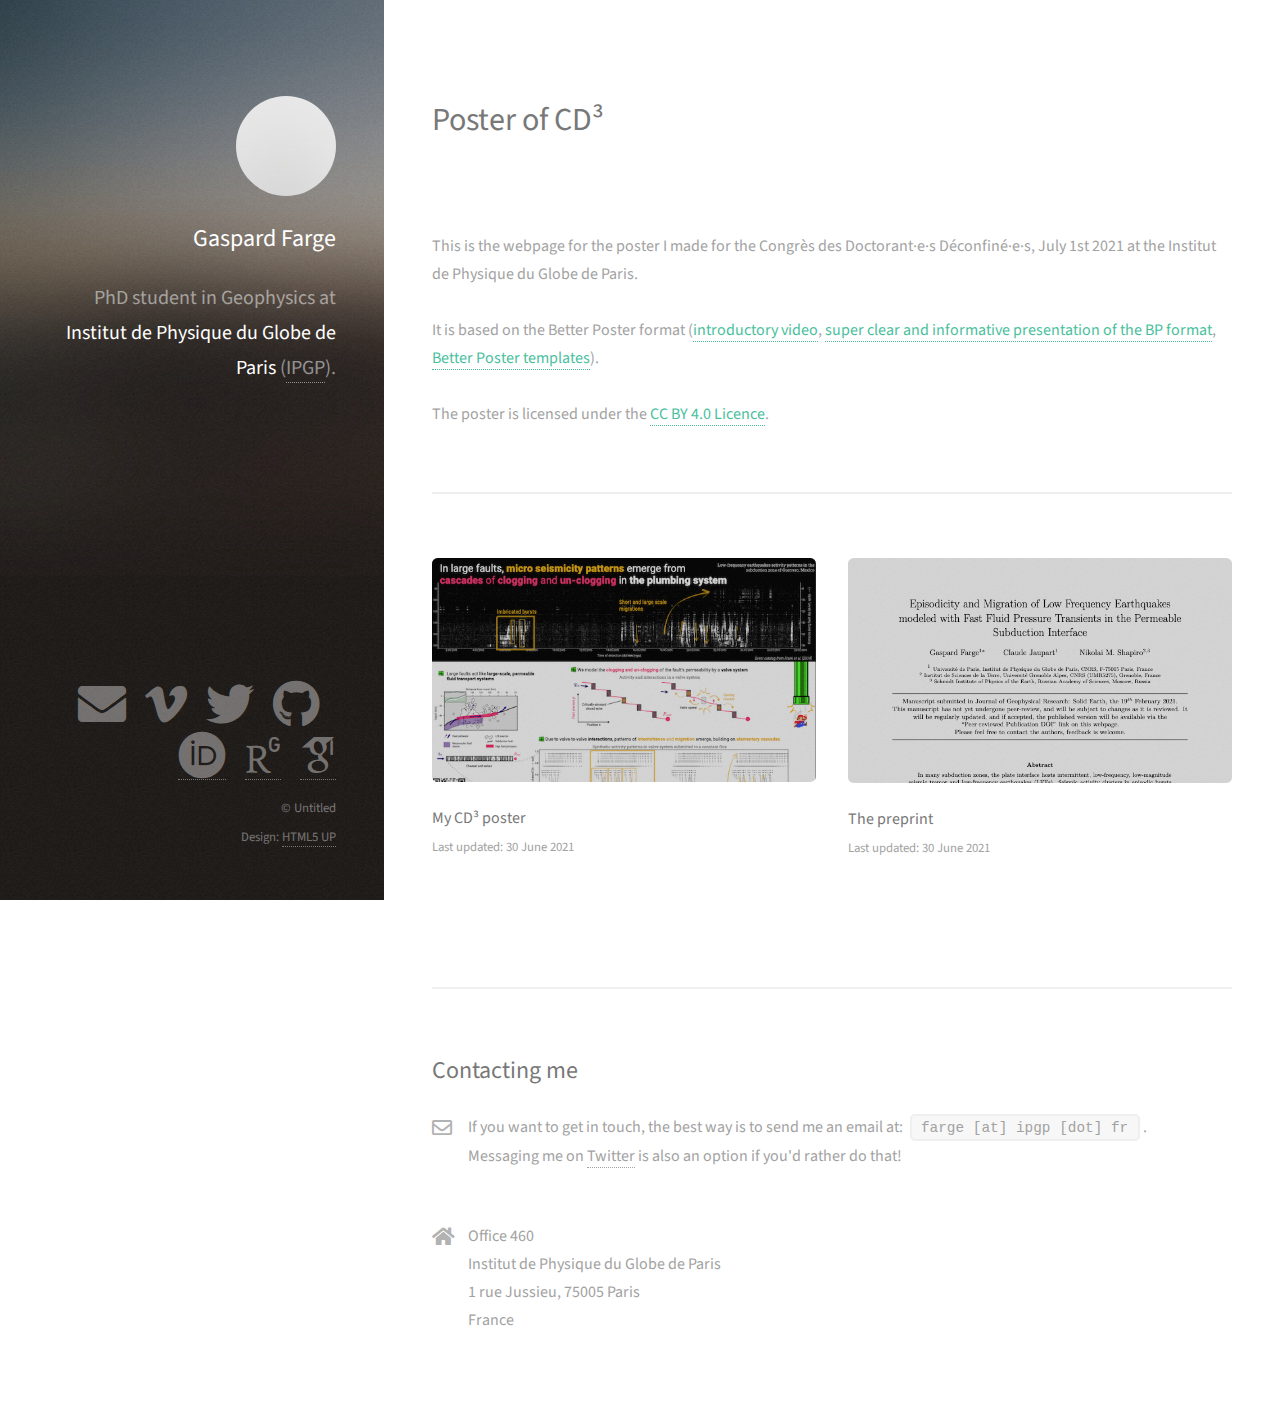
<file: lone_pages/cd3_21.html>
<!DOCTYPE HTML>
<!--
	Strata by HTML5 UP
	html5up.net | @ajlkn
	Free for personal and commercial use under the CCA 3.0 license (html5up.net/license)
-->
<html>
	<head>
		<title>Gaspard Farge</title>
		<meta charset="utf-8" />
		<meta name="viewport" content="width=device-width, initial-scale=1, user-scalable=no" />
		<link rel="stylesheet" href="../assets/css/main.css" />
		<link rel="stylesheet" href="../assets/css/academicons.css" />
    <link rel="icon" type="../image/png" href="../images/my_favicon.png">
	</head>
	<body class="is-preload">

		<!-- Header -->
			<header id="header">
				<div class="inner">
					<a href="../index.html" class="image avatar"><img src="../images/avatar.jpg" alt="" /></a>
          <h2><strong>Gaspard Farge</strong></h2>
          <h1>PhD student in Geophysics at<br/>
            <strong>Institut de Physique du<br/>
              Globe de Paris</strong>
            (<a href="http://www.ipgp.fr/en" target="_blank">IPGP</a>).</h1>
				</div>
			</header>

		<!-- Main -->
			<div id="main">

				<!-- One -->
					<section id="one">
						<header class="major">
							<h1>Poster of CD³</h1> <br/><br/>
						</header>
						<p>This is the webpage for the poster I made for the Congrès des
            Doctorant·e·s Déconfiné·e·s, July 1st 2021 at the Institut de
            Physique du Globe de Paris.<br/><br/>

            It is based on the Better Poster format
            (<a href="https://www.youtube.com/watch?app=desktop&v=1RwJbhkCA58&t=3s" target="_blank">introductory video</a>,
             <a href="https://www.youtube.com/watch?app=desktop&v=SYk29tnxASs" target="_blank"> super clear and informative presentation of the BP format</a>,
             <a href="https://osf.io/6ua4k/" target="_blank">Better Poster
               templates</a>).<br/><br/>

             The poster is licensed under the <a href="https://creativecommons.org/licenses/by/4.0/" target="_blank">CC BY 4.0 Licence</a>.
           </p>
        </section>

				<!-- Two -->
					<section id="two">
						<div class="row">
              <article class="col-6 col-12-xsmall work-item">
                  <a href="../files/poster_cd3_010721.pdf" class="image fit thumb"
                    data-poptrox="ignore" target="_blank"><img
                    src="../images/thumbs/poster_cd3_010721.png" alt="" /></a>
                  <h3>My CD³ poster</h3>
								  <p>Last updated: 30 June 2021</p>
                  <ul class="actions">
                  </ul>
              </article>
                
              <article class="col-6 col-12-xsmall work-item">
                  <a href="https://eartharxiv.org/repository/view/2070/"
                    class="image fit thumb" data-poptrox="ignore"
                    target="_blank"><img src="../images/thumbs/preprint_ppv21.png" alt="" /></a>
                  <h3>The preprint</h3>
								  <p>Last updated: 30 June 2021</p>
                  <ul class="actions">
                  </ul>
              </article>

					</section>

				<!-- Three -->
					<section id="contact">
						<h2>Contacting me</h2>
            <ul class="labeled-icons">
              <li><h3 class="icon fa-envelope"><span class="label">Contact</span></h3>
						      If you want to get in touch, the best way is to send me an email
                  at: <code>farge [at] ipgp [dot] fr</code>.</br>
                  Messaging me on 
                  <a href="https://twitter.com/gasfarge" target="_blank">Twitter</a> is also
                  an option if you'd rather do that!</br></br>
              </li>
              <li><h3 class="icon solid fa-home"><span class="label">Address</span></h3>
              Office 460</br>
              Institut de Physique du Globe de Paris</br>
              1 rue Jussieu, 75005 Paris</br>
              France
              </li>
            </ul>
					</section>

			</div>

		<!-- Footer -->
			<footer id="footer">
				<div class="inner">
					<ul class="icons">
						<li><a href="#contact" class="icon solid fa-envelope fa-2x"><span class="label">Email</span></a></li>
						<li><a href="https://vimeo.com/gfarge" class="icon brands
                fa-vimeo-v fa-2x"><span class="label">Vimeo</span></a></li>
						<li><a href="https://twitter.com/gasfarge" class="icon brands
                fa-twitter fa-2x"><span class="label">Twitter</span></a></li>
						<li><a href="https://github.com/gfarge" class="icon brands
                fa-github fa-2x"><span class="label">Github</span></a></li>
						<li><a href="https://orcid.org/0000-0002-5585-907X" class="ai
                ai-orcid ai-3x"><span class="label" title="ORCID"></span></a></li>
						<li><a href="https://www.researchgate.net/profile/Gaspard_Farge"
                class="ai ai-researchgate ai-3x"><span class="label" title="Rg"></span></a></li>
						<li><a href="https://scholar.google.fr/citations?user=AAaJThUAAAAJ&hl=fr"
                class="ai ai-google-scholar ai-3x"><span class="label"
                  title="Google Scholar"></span></a></li>
					</ul>
					<ul class="copyright">
						<li>&copy; Untitled</li><li>Design: <a href="http://html5up.net">HTML5 UP</a></li>
					</ul>
				</div>
			</footer>

		<!-- Scripts -->
			<script src="../assets/js/jquery.min.js"></script>
			<script src="../assets/js/jquery.poptrox.min.js"></script>
			<script src="../assets/js/browser.min.js"></script>
			<script src="../assets/js/breakpoints.min.js"></script>
			<script src="../assets/js/util.js"></script>
			<script src="../assets/js/main.js"></script>

	</body>
</html>
</file>
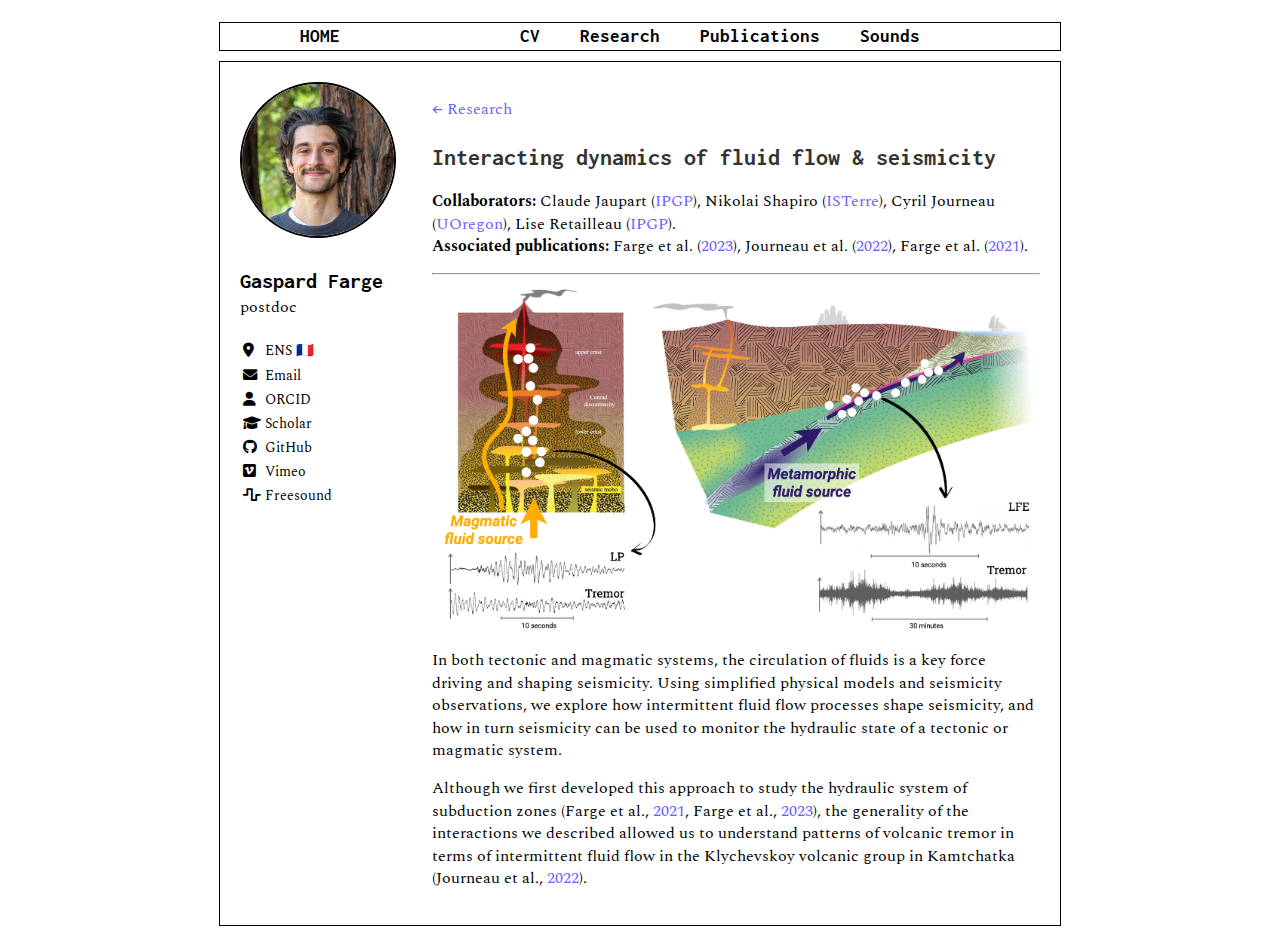
<file: projects/fluid-seismicity.html>
<!DOCTYPE html>
<html lang="en">

<head>
    <meta charset="UTF-8">
    <meta name="viewport" content="width=device-width, initial-scale=1.0">
    <title>Interacting dynamics of fluid flow & seismicity - Gaspard Farge</title>
    <link rel="icon" href="../files/wavicon.png" type="image/png">
    <link rel="stylesheet" href="../styles.css">
    <link rel="stylesheet" href="https://cdnjs.cloudflare.com/ajax/libs/font-awesome/6.0.0-beta3/css/all.min.css">
    <link href="https://fonts.googleapis.com/css2?family=Inconsolata:wght@400;700&family=Spectral:wght@400;700&display=swap" rel="stylesheet">
</head>

<body>
    &nbsp;
    <div class="navigation">
        <div class="nav-home">
            <ul>
                <li><a href="../index.html">HOME</a></li>
            </ul>
        </div>
        <div class="nav-pages">
            <ul>
                <li><a href="../cv.html">CV</a></li>
                <li><a href="../research.html">Research</a></li>
                <li><a href="../publications.html">Publications</a></li>
                <li><a href="../sounds.html">Sounds</a></li>
            </ul>
        </div>
    </div>
    <div class="main-container">
        <div class="profile-container">
            <img src="../files/me.jpg" alt="Photo of me">
            <div class="me">
                <h1>Gaspard Farge</h1>
                <p>postdoc</p>
            </div>
            <table class="social-links">
                <tr>
                    <td><i class="fas fa-map-marker-alt"></i></td>
                    <td><a href="https://www.geologie.ens.fr/">ENS</a> 🇫🇷</td>
                </tr>
                <tr>
                    <td><i class="fas fa-envelope"></i></td>
                    <td><a href="mailto:gfarge@geologie.ens.fr">Email</a></td>
                </tr>
                <tr>
                    <td><i class="fas fa-user"></i></td>
                    <td><a href="https://orcid.org/0000-0002-5585-907X" target="_blank">ORCID</a></td>
                </tr>
                <tr>
                    <td><i class="fas fa-graduation-cap"></i></td>
                    <td><a href="https://scholar.google.com/citations?user=AAaJThUAAAAJ&hl=en&authuser=1" target="_blank">Scholar</a></td>
                </tr>
                <tr>
                    <td><i class="fab fa-github"></i></td>
                    <td><a href="https://github.com/gfarge" target="_blank">GitHub</a></td>
                </tr>
                <tr>
                    <td><i class="fab fa-vimeo"></i></td>
                    <td><a href="https://vimeo.com/gfarge" target="_blank">Vimeo</a></td>
                </tr>
                <tr>
                    <td><i class="fas fa-wave-square"></i></td>
                    <td><a href="https://freesound.org/people/gfarge/" target="_blank">Freesound</a></td>
                </tr>
            </table>
        </div>
        <div class="presentation-container">
            <p><a href="../research.html">← Research</a></p>
            <h2>Interacting dynamics of fluid flow & seismicity</h2>

            <p>
                <b>Collaborators:</b> Claude Jaupart (<a href="https://www.ipgp.fr/en/geological-fluid-dynamics-team-members/" target="_blank">IPGP</a>),
                Nikolai Shapiro (<a href="https://sites.google.com/view/nikolai-shapiro-web-site/accueil/" target="_blank">ISTerre</a>), 
                Cyril Journeau (<a href="https://scholar.google.com/citations?user=X_9pTvgAAAAJ&hl=en" target="_blank">UOregon</a>),
                Lise Retailleau (<a href="https://scholar.google.com/citations?user=I91pcG0AAAAJ&hl=en" target="_blank">IPGP</a>).

                <br><b>Associated publications:</b>
                Farge et al. (<a href="https://doi.org/10.1029/2023JB027584" target="_blank">2023</a>),
                Journeau et al. (<a href="https://doi.org/10.1126/sciadv.abj1571" target="_blank">2022</a>),
                Farge et al. (<a href="https://doi.org/10.1029/2021JB021894" target="_blank">2021</a>).
            </p>
            <hr>

            <img src="../files/figures/fluid-seismicity.png" alt="Sketch of metamorphic and volcanic fluid flow and associated seismicity" class="figure">

            <p>
                In both tectonic and magmatic systems, the circulation of fluids is a key force
                driving and shaping seismicity. Using simplified physical models and seismicity observations,
                we explore how intermittent fluid flow processes shape seismicity, and how in turn seismicity 
                can be used to monitor the hydraulic state of a tectonic or magmatic system.
            </p>

            <p>
                Although we first developed this approach to study the hydraulic system of subduction zones
                (Farge et al., <a href="https://doi.org/10.1029/2021JB021894" target="_blank">2021</a>,
                Farge et al., <a href="https://doi.org/10.1029/2023JB027584" target="_blank">2023</a>),
                the generality of the interactions we described allowed us to understand patterns of volcanic tremor
                in terms of intermittent fluid flow in the Klychevskoy volcanic group in Kamtchatka 
                (Journeau et al., <a href="https://doi.org/10.1126/sciadv.abj1571" target="_blank">2022</a>).
            </p>

        </div>
    </div>
</body>

</html>
</file>
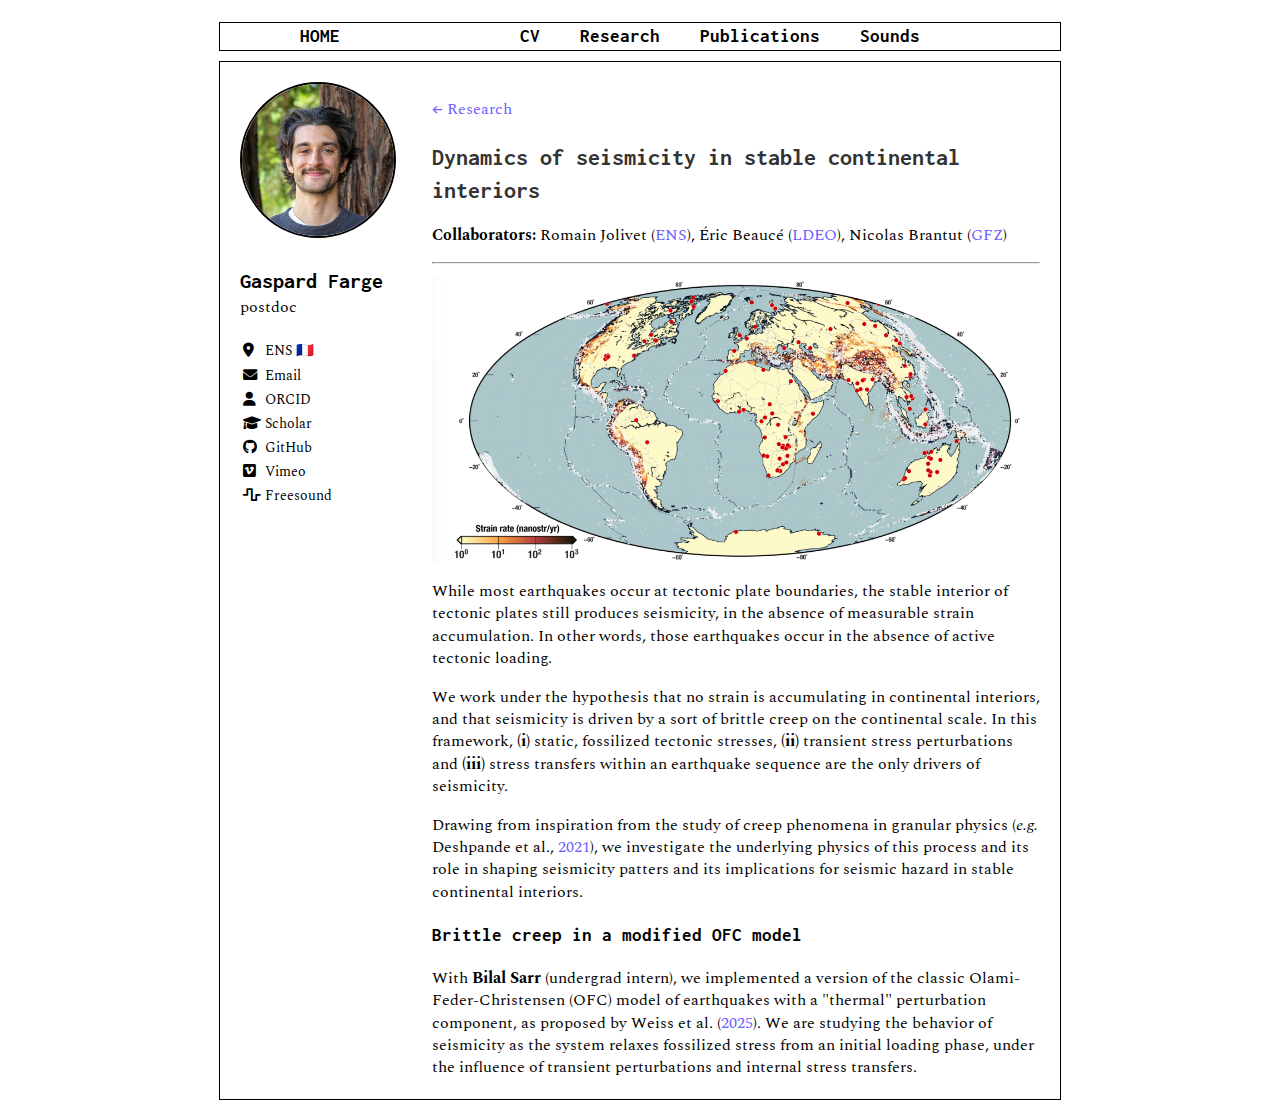
<file: projects/intraplate-eq.html>
<!DOCTYPE html>
<html lang="en">

<head>
    <meta charset="UTF-8">
    <meta name="viewport" content="width=device-width, initial-scale=1.0">
    <title>Seismic interactions & slip synchronization - Gaspard Farge</title>
    <link rel="icon" href="../files/wavicon.png" type="image/png">
    <link rel="stylesheet" href="../styles.css">
    <link rel="stylesheet" href="https://cdnjs.cloudflare.com/ajax/libs/font-awesome/6.0.0-beta3/css/all.min.css">
    <link href="https://fonts.googleapis.com/css2?family=Inconsolata:wght@400;700&family=Spectral:wght@400;700&display=swap" rel="stylesheet">
</head>

<body>
    &nbsp;
    <div class="navigation">
        <div class="nav-home">
            <ul>
                <li><a href="../index.html">HOME</a></li>
            </ul>
        </div>
        <div class="nav-pages">
            <ul>
                <li><a href="../cv.html">CV</a></li>
                <li><a href="../research.html">Research</a></li>
                <li><a href="../publications.html">Publications</a></li>
                <li><a href="../sounds.html">Sounds</a></li>
            </ul>
        </div>
    </div>
    <div class="main-container">
        <div class="profile-container">
            <img src="../files/me.jpg" alt="Photo of me">
            <div class="me">
                <h1>Gaspard Farge</h1>
                <p>postdoc</p>
            </div>
            <table class="social-links">
                <tr>
                    <td><i class="fas fa-map-marker-alt"></i></td>
                    <td><a href="https://www.geologie.ens.fr/">ENS</a> 🇫🇷</td>
                </tr>
                <tr>
                    <td><i class="fas fa-envelope"></i></td>
                    <td><a href="mailto:gfarge@geologie.ens.fr">Email</a></td>
                </tr>
                <tr>
                    <td><i class="fas fa-user"></i></td>
                    <td><a href="https://orcid.org/0000-0002-5585-907X" target="_blank">ORCID</a></td>
                </tr>
                <tr>
                    <td><i class="fas fa-graduation-cap"></i></td>
                    <td><a href="https://scholar.google.com/citations?user=AAaJThUAAAAJ&hl=en&authuser=1" target="_blank">Scholar</a></td>
                </tr>
                <tr>
                    <td><i class="fab fa-github"></i></td>
                    <td><a href="https://github.com/gfarge" target="_blank">GitHub</a></td>
                </tr>
                <tr>
                    <td><i class="fab fa-vimeo"></i></td>
                    <td><a href="https://vimeo.com/gfarge" target="_blank">Vimeo</a></td>
                </tr>
                <tr>
                    <td><i class="fas fa-wave-square"></i></td>
                    <td><a href="https://freesound.org/people/gfarge/" target="_blank">Freesound</a></td>
                </tr>
            </table>
        </div>
        <div class="presentation-container">
            <p><a href="../research.html">← Research</a></p>
            <h2>Dynamics of seismicity in stable continental interiors</h2>
            
            <p>
                <b>Collaborators:</b> Romain Jolivet (<a href="https://www.geologie.ens.fr/~jolivet//Welcome.html" target="_blank">ENS</a>),
                Éric Beaucé (<a href="https://ebeauce.github.io/" target="_blank">LDEO</a>),
                Nicolas Brantut (<a href="https://www.normalesup.org/~brantut/" target="_blank">GFZ</a>)
            </p>
            <hr>
                
            <img src="../files/figures/intraplate_eq.png" alt="Data figure" class="figure">            

            <p>
                While most earthquakes occur at tectonic plate boundaries, 
                the stable interior of tectonic plates still produces seismicity, 
                in the absence of measurable strain accumulation. 
                In other words, those earthquakes occur in the absence of active tectonic loading.
            </p>

            <p>
                We work under the hypothesis that no strain is accumulating in continental interiors,
                and that seismicity is driven by a sort of brittle creep on the continental scale. 
                In this framework, <strong>(i)</strong> static, fossilized tectonic stresses, 
                <strong>(ii)</strong> transient stress perturbations and 
                <strong>(iii)</strong> stress transfers within an earthquake sequence 
                are the only drivers of seismicity.
            </p>
            
            <p>
                Drawing from inspiration from the study of creep phenomena in granular physics (<i>e.g.</i> Deshpande et al., <a href="https://doi.org/10.1038/s41467-021-23979-z" target="_blank">2021</a>),
                we investigate the underlying physics of this process and
                its role in shaping seismicity patters 
                and its implications for seismic hazard in stable continental interiors.
            </p>

            <h3>Brittle creep in a modified OFC model</h3>

            With <strong>Bilal Sarr</strong> (undergrad intern), we implemented a version of the classic
            Olami-Feder-Christensen (OFC) model of earthquakes with a "thermal" perturbation component,
            as proposed by Weiss et al. (<a href="https://hal.science/hal-05138008v1" target="_blank">2025</a>).
            We are studying the behavior of seismicity as the system relaxes fossilized stress from an initial loading phase,
            under the influence of transient perturbations and internal stress transfers.
        </div>
    </div>
</body>

</html>
</file>
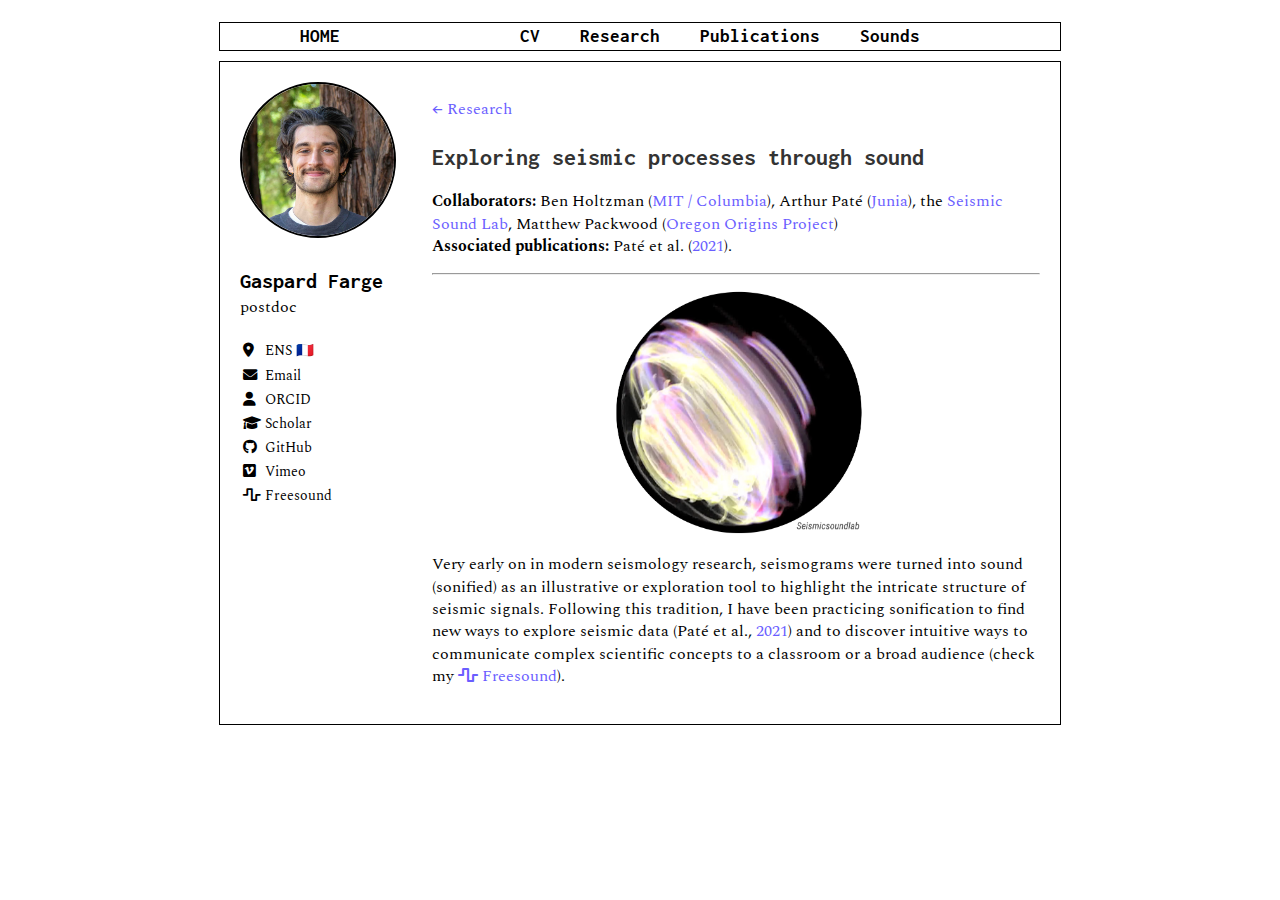
<file: projects/seismic-sound.html>
<!DOCTYPE html>
<html lang="en">

<head>
    <meta charset="UTF-8">
    <meta name="viewport" content="width=device-width, initial-scale=1.0">
    <title>Exploring seismic processes through sound - Gaspard Farge</title>
    <link rel="icon" href="../files/wavicon.png" type="image/png">
    <link rel="stylesheet" href="../styles.css">
    <link rel="stylesheet" href="https://cdnjs.cloudflare.com/ajax/libs/font-awesome/6.0.0-beta3/css/all.min.css">
    <link href="https://fonts.googleapis.com/css2?family=Inconsolata:wght@400;700&family=Spectral:wght@400;700&display=swap" rel="stylesheet">
</head>

<body>
    &nbsp;
    <div class="navigation">
        <div class="nav-home">
            <ul>
                <li><a href="../index.html">HOME</a></li>
            </ul>
        </div>
        <div class="nav-pages">
            <ul>
                <li><a href="../cv.html">CV</a></li>
                <li><a href="../research.html">Research</a></li>
                <li><a href="../publications.html">Publications</a></li>
                <li><a href="../sounds.html">Sounds</a></li>
            </ul>
        </div>
    </div>
    <div class="main-container">
        <div class="profile-container">
            <img src="../files/me.jpg" alt="Photo of me">
            <div class="me">
                <h1>Gaspard Farge</h1>
                <p>postdoc</p>
            </div>
            <table class="social-links">
                <tr>
                    <td><i class="fas fa-map-marker-alt"></i></td>
                    <td><a href="https://www.geologie.ens.fr/">ENS</a> 🇫🇷</td>
                </tr>
                <tr>
                    <td><i class="fas fa-envelope"></i></td>
                    <td><a href="mailto:gfarge@geologie.ens.fr">Email</a></td>
                </tr>
                <tr>
                    <td><i class="fas fa-user"></i></td>
                    <td><a href="https://orcid.org/0000-0002-5585-907X" target="_blank">ORCID</a></td>
                </tr>
                <tr>
                    <td><i class="fas fa-graduation-cap"></i></td>
                    <td><a href="https://scholar.google.com/citations?user=AAaJThUAAAAJ&hl=en&authuser=1" target="_blank">Scholar</a></td>
                </tr>
                <tr>
                    <td><i class="fab fa-github"></i></td>
                    <td><a href="https://github.com/gfarge" target="_blank">GitHub</a></td>
                </tr>
                <tr>
                    <td><i class="fab fa-vimeo"></i></td>
                    <td><a href="https://vimeo.com/gfarge" target="_blank">Vimeo</a></td>
                </tr>
                <tr>
                    <td><i class="fas fa-wave-square"></i></td>
                    <td><a href="https://freesound.org/people/gfarge/" target="_blank">Freesound</a></td>
                </tr>
            </table>
        </div>
        <div class="presentation-container">
            <p><a href="../research.html">← Research</a></p>
            <h2>Exploring seismic processes through sound</h2>

            <p>
                <b>Collaborators:</b> Ben Holtzman (<a href="https://benholtzman.github.io/" target="_blank">MIT / Columbia</a>),
                Arthur Paté (<a href="https://parthurp.github.io/homepage/index.html" target="_blank">Junia</a>),
                the <a href="https://seismicsoundlab.github.io/" target="_blank">Seismic Sound Lab</a>,
                Matthew Packwood (<a href="https://www.oregonorigins.org/origins" target="_blank">Oregon Origins Project</a>)

                <br><b>Associated publications:</b>
                Paté et al. (<a href="https://doi.org/10.1007/s12193-021-00378-8" target="_blank">2021</a>).
            </p>
            <hr>

            <img src="../files/figures/globe_sound.png" alt="Screenshot from a video of the seismic soundlab showing 3D wave propagation in the Earth" class="figure">

            <p>
                Very early on in modern seismology research, seismograms were turned into sound (sonified)
                as an illustrative or exploration tool to highlight the intricate structure of seismic signals.
                Following this tradition, I have been practicing sonification to find new ways to explore 
                seismic data (Paté et al., <a href="https://doi.org/10.1007/s12193-021-00378-8" target="_blank">2021</a>) and 
                to discover intuitive ways to communicate complex scientific concepts to a classroom
                or a broad audience (check my <a href="https://freesound.org/people/gfarge/" target="_blank"><i class="fas fa-wave-square"></i> Freesound</a>).
            </p>
        </div>
    </div>
</body>

</html>
</file>
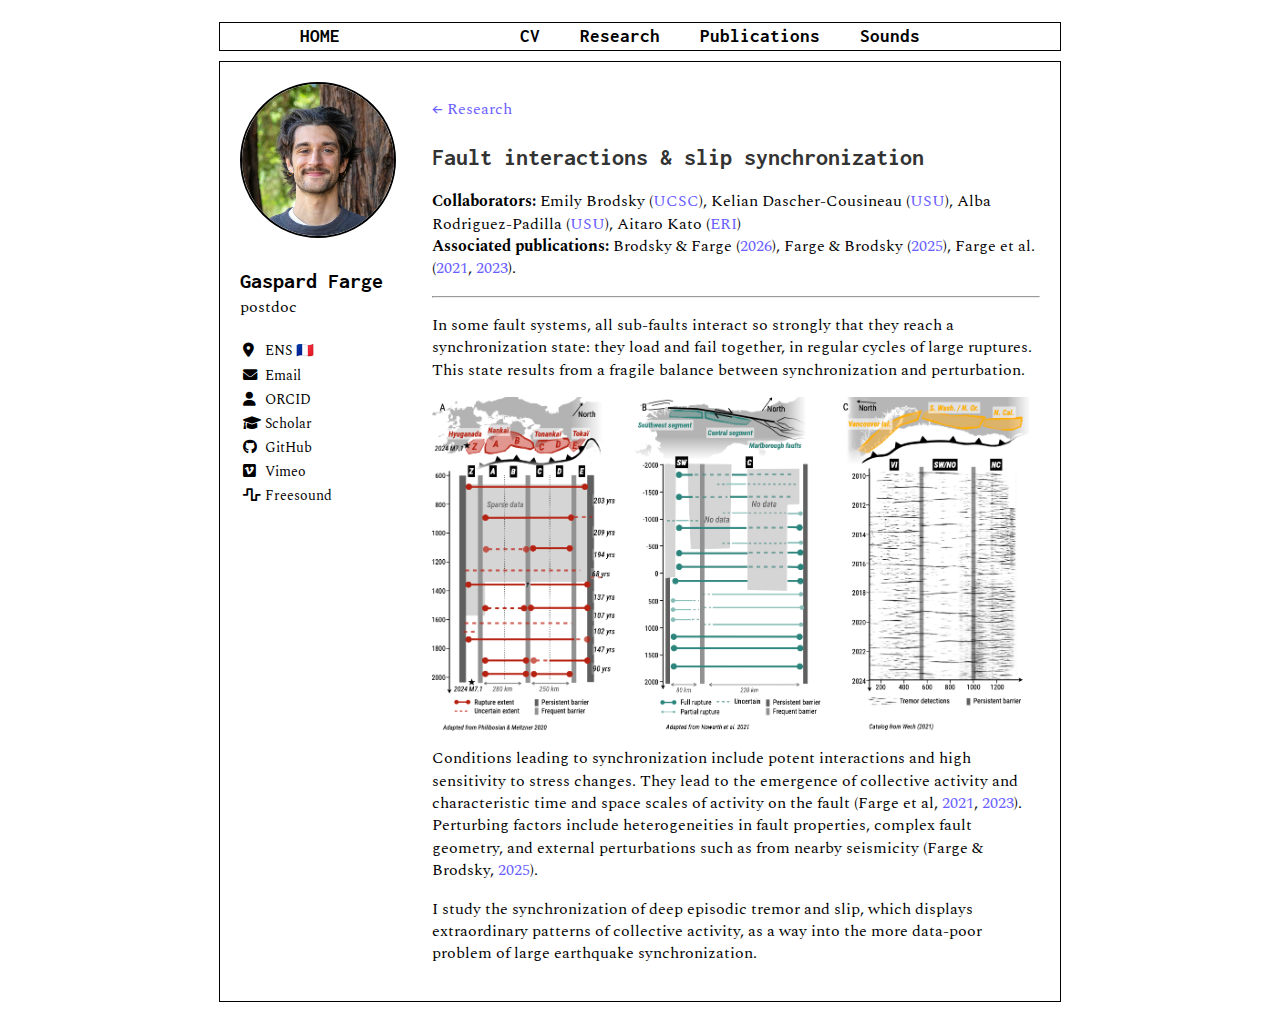
<file: projects/seismic-sync.html>
<!DOCTYPE html>
<html lang="en">

<head>
    <meta charset="UTF-8">
    <meta name="viewport" content="width=device-width, initial-scale=1.0">
    <title>Seismic interactions & slip synchronization - Gaspard Farge</title>
    <link rel="icon" href="../files/wavicon.png" type="image/png">
    <link rel="stylesheet" href="../styles.css">
    <link rel="stylesheet" href="https://cdnjs.cloudflare.com/ajax/libs/font-awesome/6.0.0-beta3/css/all.min.css">
    <link href="https://fonts.googleapis.com/css2?family=Inconsolata:wght@400;700&family=Spectral:wght@400;700&display=swap" rel="stylesheet">
</head>

<body>
    &nbsp;
    <div class="navigation">
        <div class="nav-home">
            <ul>
                <li><a href="../index.html">HOME</a></li>
            </ul>
        </div>
        <div class="nav-pages">
            <ul>
                <li><a href="../cv.html">CV</a></li>
                <li><a href="../research.html">Research</a></li>
                <li><a href="../publications.html">Publications</a></li>
                <li><a href="../sounds.html">Sounds</a></li>
            </ul>
        </div>
    </div>
    <div class="main-container">
        <div class="profile-container">
            <img src="../files/me.jpg" alt="Photo of me">
            <div class="me">
                <h1>Gaspard Farge</h1>
                <p>postdoc</p>
            </div>
            <table class="social-links">
                <tr>
                    <td><i class="fas fa-map-marker-alt"></i></td>
                    <td><a href="https://www.geologie.ens.fr/">ENS</a> 🇫🇷</td>
                </tr>
                <tr>
                    <td><i class="fas fa-envelope"></i></td>
                    <td><a href="mailto:gfarge@geologie.ens.fr">Email</a></td>
                </tr>
                <tr>
                    <td><i class="fas fa-user"></i></td>
                    <td><a href="https://orcid.org/0000-0002-5585-907X" target="_blank">ORCID</a></td>
                </tr>
                <tr>
                    <td><i class="fas fa-graduation-cap"></i></td>
                    <td><a href="https://scholar.google.com/citations?user=AAaJThUAAAAJ&hl=en&authuser=1" target="_blank">Scholar</a></td>
                </tr>
                <tr>
                    <td><i class="fab fa-github"></i></td>
                    <td><a href="https://github.com/gfarge" target="_blank">GitHub</a></td>
                </tr>
                <tr>
                    <td><i class="fab fa-vimeo"></i></td>
                    <td><a href="https://vimeo.com/gfarge" target="_blank">Vimeo</a></td>
                </tr>
                <tr>
                    <td><i class="fas fa-wave-square"></i></td>
                    <td><a href="https://freesound.org/people/gfarge/" target="_blank">Freesound</a></td>
                </tr>
            </table>
        </div>
        <div class="presentation-container">
            <p><a href="../research.html">← Research</a></p>
            <h2>Fault interactions & slip synchronization</h2>
            
            <p>
                <b>Collaborators:</b> Emily Brodsky (<a href="https://seismo.sites.ucsc.edu/emily-brodsky/" target="_blank">UCSC</a>),
                Kelian Dascher-Cousineau (<a href="https://qanr.usu.edu/directory/dascher-cousineau-kelian" target="_blank">USU</a>),
                Alba Rodriguez-Padilla (<a href="https://absrp.github.io/" target="_blank">USU</a>),
                Aitaro Kato (<a href="https://www.eri.u-tokyo.ac.jp/people/akato/en/index.html" target="_blank">ERI</a>)
                
                <br><b>Associated publications:</b>
                Brodsky & Farge (<a href="https://doi.org/10.1073/pnas.2530754123" target="_blank">2026</a>),
                Farge & Brodsky (<a href="https://doi.org/10.1126/sciadv.adu7173" target="_blank">2025</a>),
                Farge et al. (<a href="https://doi.org/10.1029/2021JB021894" target="_blank">2021</a>, <a href="https://doi.org/10.1029/2023JB027584" target="_blank">2023</a>).
            </p>
            <hr>
            <p>In some fault systems, all sub-faults interact so strongly that they reach a synchronization state:
            they load and fail together, in regular cycles of large ruptures. This state results
            from a fragile balance between synchronization and perturbation.</p>
                
            <img src="../files/figures/synch_large_comp.png" alt="Data figure" class="figure">            

            <p>Conditions leading to synchronization include potent interactions and high sensitivity to stress changes.
            They lead to the emergence of collective activity and characteristic time and space scales of activity on the fault (Farge et al,
            <a href="https://doi.org/10.1029/2021JB021894" target="_blank">2021</a>,
            <a href="https://doi.org/10.1029/2023JB027584" target="_blank">2023</a>).
            Perturbing factors include heterogeneities in fault properties, complex fault geometry, and external perturbations such
            as from nearby seismicity (Farge & Brodsky, <a href="https://doi.org/10.1126/sciadv.adu7173" target="_blank">2025</a>).</p>

            <p>I study the synchronization of deep episodic tremor and slip, which displays extraordinary
            patterns of collective activity, as a way into the more data-poor problem of large
            earthquake synchronization.</p>

        </div>
    </div>
</body>

</html>
</file>
<file: styles.css>
/* General styles */
body {
    font-family: 'Spectral', serif; /* Apply Spectral to body text */
    line-height: 1.4;
    margin: 0;
    padding: 0;
    background-color: #ffffff; /* Set background to white */
    color: #000000;
}

em {
    color: #f83a5c;
}

/* Navigation bar styles */
.navigation {
    background-color: #fff; /* White background */
    border: 1px solid #000; /* Black border */
    padding: 0px 20px; /* Add padding */
    text-align: center; /* Center align navigation items */
    max-width: 800px; /* Match the width of the main container */
    margin: 0 auto; /* Center the navigation bar */
    display: flex; /* Use flexbox to divide the navigation bar */
}

.nav-home {
    width: 20%; /* Take up 20% of the width */
    display: flex;
    align-items: center;
    justify-content: center;
    padding: 0; /* Remove padding */
    margin: 0; /* Remove margin */
}

.nav-pages {
    width: 80%; /* Take up 80% of the width */
    display: flex;
    align-items: center;
    justify-content: center;
    padding: 0; /* Remove padding */
    margin: 0; /* Remove margin */
}

.navigation ul {
    list-style: none;
    padding: 0;
    margin: 0;
    display: flex;
    justify-content: center;
}

.navigation ul li {
    margin: 0 20px;
}

.navigation ul li a {
    text-decoration: none;
    color: #000000; /* Black color for navigation links */
    font-weight: bold;
    font-family: 'Inconsolata', monospace;
    font-size: 1.2em;
}

.navigation ul li a:hover {
    text-decoration: underline;
}

/* Main container styles */
.main-container {
    display: flex;
    max-width: 800px; /* Ensure the width matches the navigation bar */
    margin: 10px auto; /* Center the main container */
    padding: 20px;
    background: #fff;
    border: 1px solid #000; /* Add thin black border */
}

/* Left column styles */
.profile-container {
    width: 20%; /* Take up 20% of the width */
    padding-right: 20px; /* Add spacing to the right */
    font-size: 1em; /* Reduce font size for a more compact look */
    padding: 10 px;
}

.profile-container img {
    width: 100%; /* Make the image responsive */
    border-radius: 50%;
    margin-bottom: 10px;
}

.profile-container .me {
    margin-bottom: 20px;
    margin-top: 10px; /* Add top margin for spacing */
}

.profile-container .me h1 {
    font-family: 'Inconsolata', monospace; /* Apply Inconsolata font */
    font-weight: bold;
    font-size: 1.4em;;
    color: #000; /* Set font color to black */
    margin-bottom: 0px; /* Add spacing below the name */
    margin-top: 0px; /* Remove top margin for a tighter look */
}

.profile-container .me p { /* same as body */
    font-family: 'Spectral', serif; /* Apply Spectral to the paragraph */
    font-size: 1em; /* Match body font size */
    color: #000; /* Set font color to black */
    margin: 0; /* Remove default margin */
}

.profile-container ul {
    list-style: none;
    padding: 0;
    margin: 0;
    font-size: .9em; /* Reduce font size for a more compact look */
}

.profile-container ul li {
    margin-bottom: 4px; /* spacing between list items */
    color: #000; /* Black color for socials */
}

.profile-container ul li a {
    color: #000; /* Black color for social links */
    text-decoration: none;
}

.profile-container ul li a:hover {
    text-decoration: underline;
}

.social-links {
    padding-top: 0px;
    padding-bottom: 20px;
    padding-left: 0px;
    padding-right: 50px;
    font-size: .9em; /* Reduce font size for a more compact look */
}

.social-links a {
    color: #000; /* Set a specific color for social links */
    text-decoration: none;
}

/* Right column (presentation container) styles */
.presentation-container {
    width: 80%; /* Take up 80% of the width */
    padding-left: 20px; /* Add spacing to the left */
}

/* Header styles */
h1, h2, h3, h4, h5, h6 {
    font-family: 'Inconsolata', monospace; /* Apply Inconsolata to headers */
}

h2 {
    font-family: 'Inconsolata', monospace; /* Match header font */
    font-size: 1.5em; /* Slightly smaller than h1 */
    font-weight: bold; /* Emphasize h2 text */
    margin-bottom: 10px; /* Add spacing below h2 */
    color: #333; /* Use a dark color for readability */
}

/* Link styles */
a {
    color: #6a5eff; /* Set link color to lighter blue */
    text-decoration: none; /* Remove underline from all links by default */
}

a:hover {
    text-decoration: underline; /* Show underline only on hover */
}

/* Button styles */
.button {
    display: inline-block;
    background-color: #6a5eff; /* Use link color */
    color: #fff; /* White text */
    padding: 1px 5px; /* vertical, horizontal */
    border: none;
    border-radius: 10px;
    font-family: 'Inconsolata', monospace;
    font-size: 1em;
    font-weight: bold;
    text-align: center;
    text-decoration: none;
    cursor: pointer;
    transition: background 0.2s;
}

.button:hover {
    background-color: #554be6; /* Slightly darker on hover */
    text-decoration: underline;
}

/* Plain/invisible link class
   - inherits font properties from surrounding text (color, font-family, size)
   - shows a black underline on hover/focus for discoverability
   - suitable for inline links that should not change visual weight
*/
.plain-link {
    color: inherit; /* use surrounding text color */
    font: inherit; /* inherit font-family, size, weight */
    text-decoration: none; /* no underline by default */
    border-bottom: none;
}

.plain-link:hover,
.plain-link:focus {
    color: inherit; /* keep the same color */
    text-decoration: underline; /* underline on hover/focus */
    text-decoration-color: #000; /* underline in black */
    outline: none; /* remove default focus outline (we add visible focus below) */
}

/* Accessible focus style — visible for keyboard users */
.plain-link:focus {
    box-shadow: 0 1px 0 0 #000 inset; /* thin black inset to mimic underline */
}


/* Image styles */
img {
    border: 2px solid black; /* Add a black border around the image */
}

/* Figure class for images that should span the text width inside the
   presentation container. This overrides the global img border so figures
   look clean when displayed full-width. */
a:has(> img.figure) {
    display: block;
    width: 100%;
}

.figure {
    width: 100%;   /* full width of the containing element (presentation-container) */
    height: auto;  /* preserve aspect ratio */
    display: block;
    margin: 12px 0; /* spacing above/below figure */
    border: none;   /* remove global border for these figures */
}

/* Scroll block styles */
.scroll-block {
    max-height: 200px; /* Set a fixed height for the scroll block */
    overflow-y: auto; /* Enable vertical scrolling */
    padding: 0px; /* Add padding inside the block */
    font-size: 0.9em; /* Slightly smaller text */
    line-height: 1.4; /* Adjust line spacing for readability */

}

.scroll-block ul {
    padding-left: 0; /* Remove left padding for the list */
}

.scroll-block ul li {
    list-style: none;
    margin-bottom: 4px; /* spacing between list items */
    color: #000; /* Black color for scroll block items */
}

.scroll-block h3 {
    margin-top: 5px; /* Reduce top margin */
    margin-bottom: 5px; /* Reduce bottom margin */
}

/* News table styles */
.news-table td {
    vertical-align: top; /* Align content at the top of the cells */
    padding: 2px; /* Add some padding for better readability */
}

.news-table td h3 {
    vertical-align: top; /* Align content at the top of the cells */
    padding: 0 5px; /* Add some padding for better readability */
    margin: 0; /* Remove default margin */
}

.cv-table {
    vertical-align: top; /* Align content at the top of the cells */
}

.cv-table td {
    padding-right: 10px; /* Add padding for better readability */
}

.cv-table a {
    color:#000; /* Set link color to black */
    text-decoration: none; /* Remove underline from links */
}
.cv-table a:hover {
    text-decoration: underline; /* Show underline on hover */
}
</file>
<file: assets/css/academicons.css>
/*
 *  Academicons 1.9.1 by James Walsh (https://github.com/jpswalsh) and Katja Bercic (https://github.com/katjabercic)
 *  Fonts generated using FontForge - https://fontforge.org
 *  Square icons designed to be used alongside Font Awesome square icons - https://fortawesome.github.io/Font-Awesome/
 *  Licenses - Font: SIL OFL 1.1, CSS: MIT License
 */
@font-face {
    font-family: 'Academicons';
    font-style: normal;
    font-weight: 400;
    font-display: block;
    src:url('../fonts/academicons.eot');
    src:url('../fonts/academicons.eot') format('embedded-opentype'),
        url('../fonts/academicons.ttf') format('truetype'),
        url('../fonts/academicons.woff') format('woff'),
        url('../fonts/academicons.svg') format('svg');
}
.ai {
  font-family: 'Academicons';
  font-weight: 400;
  -moz-osx-font-smoothing: grayscale;
  -webkit-font-smoothing: antialiased;
  display: inline-block;
  font-style: normal;
  font-variant: normal;
  text-rendering: auto;
  line-height: 1;
}
.ai-academia:before {
  content: "\e9af";
}
.ai-academia-square:before {
  content: "\e93d";
}
.ai-acclaim:before {
  content: "\e92e";
}
.ai-acclaim-square:before {
  content: "\e93a";
}
.ai-acm:before {
  content: "\e93c";
}
.ai-acm-square:before {
  content: "\e95d";
}
.ai-acmdl:before {
  content: "\e96a";
}
.ai-acmdl-square:before {
  content: "\e9d3";
}
.ai-ads:before {
  content: "\e9cb";
}
.ai-ads-square:before {
  content: "\e94a";
}
.ai-africarxiv:before {
  content: "\e91b";
}
.ai-africarxiv-square:before {
  content: "\e90b";
}
.ai-arxiv:before {
  content: "\e974";
}
.ai-arxiv-square:before {
  content: "\e9a6";
}
.ai-biorxiv:before {
  content: "\e9a2";
}
.ai-biorxiv-square:before {
  content: "\e98b";
}
.ai-ceur:before {
  content: "\e96d";
}
.ai-ceur-square:before {
  content: "\e92f";
}
.ai-ciencia-vitae:before {
  content: "\e912";
}
.ai-ciencia-vitae-square:before {
  content: "\e913";
}
.ai-closed-access:before {
  content: "\e942";
}
.ai-closed-access-square:before {
  content: "\e943";
}
.ai-conversation:before {
  content: "\e94c";
}
.ai-conversation-square:before {
  content: "\e915";
}
.ai-coursera:before {
  content: "\e95f";
}
.ai-coursera-square:before {
  content: "\e97f";
}
.ai-crossref:before {
  content: "\e918";
}
.ai-crossref-square:before {
  content: "\e919";
}
.ai-cv:before {
  content: "\e9a5";
}
.ai-cv-square:before {
  content: "\e90a";
}
.ai-datacite:before {
  content: "\e91c";
}
.ai-datacite-square:before {
  content: "\e91d";
}
.ai-dataverse:before {
  content: "\e9f7";
}
.ai-dataverse-square:before {
  content: "\e9e4";
}
.ai-dblp:before {
  content: "\e94f";
}
.ai-dblp-square:before {
  content: "\e93f";
}
.ai-depsy:before {
  content: "\e97a";
}
.ai-depsy-square:before {
  content: "\e94b";
}
.ai-doi:before {
  content: "\e97e";
}
.ai-doi-square:before {
  content: "\e98f";
}
.ai-dryad:before {
  content: "\e97c";
}
.ai-dryad-square:before {
  content: "\e98c";
}
.ai-elsevier:before {
  content: "\e961";
}
.ai-elsevier-square:before {
  content: "\e910";
}
.ai-figshare:before {
  content: "\e981";
}
.ai-figshare-square:before {
  content: "\e9e7";
}
.ai-google-scholar:before {
  content: "\e9d4";
}
.ai-google-scholar-square:before {
  content: "\e9f9";
}
.ai-hal:before {
  content: "\e92c";
}
.ai-hal-square:before {
  content: "\e92d";
}
.ai-hypothesis:before {
  content: "\e95a";
}
.ai-hypothesis-square:before {
  content: "\e95b";
}
.ai-ideas-repec:before {
  content: "\e9ed";
}
.ai-ideas-repec-square:before {
  content: "\e9f8";
}
.ai-ieee:before {
  content: "\e929";
}
.ai-ieee-square:before {
  content: "\e9b9";
}
.ai-impactstory:before {
  content: "\e9cf";
}
.ai-impactstory-square:before {
  content: "\e9aa";
}
.ai-inaturalist:before {
  content: "\e900";
}
.ai-inaturalist-square:before {
  content: "\e901";
}
.ai-inpn:before {
  content: "\e902";
}
.ai-inpn-square:before {
  content: "\e903";
}
.ai-inspire:before {
  content: "\e9e9";
}
.ai-inspire-square:before {
  content: "\e9fe";
}
.ai-isidore:before {
  content: "\e936";
}
.ai-isidore-square:before {
  content: "\e954";
}
.ai-jstor:before {
  content: "\e938";
}
.ai-jstor-square:before {
  content: "\e944";
}
.ai-lattes:before {
  content: "\e9b3";
}
.ai-lattes-square:before {
  content: "\e99c";
}
.ai-mathoverflow:before {
  content: "\e9f6";
}
.ai-mathoverflow-square:before {
  content: "\e97b";
}
.ai-mendeley:before {
  content: "\e9f0";
}
.ai-mendeley-square:before {
  content: "\e9f3";
}
.ai-moodle:before {
  content: "\e907";
}
.ai-moodle-square:before {
  content: "\e908";
}
.ai-nakala:before {
  content: "\e940";
}
.ai-nakala-square:before {
  content: "\e941";
}
.ai-obp:before {
  content: "\e92a";
}
.ai-obp-square:before {
  content: "\e92b";
}
.ai-open-access:before {
  content: "\e939";
}
.ai-open-access-square:before {
  content: "\e9f4";
}
.ai-open-data:before {
  content: "\e966";
}
.ai-open-data-square:before {
  content: "\e967";
}
.ai-open-materials:before {
  content: "\e968";
}
.ai-open-materials-square:before {
  content: "\e969";
}
.ai-openedition:before {
  content: "\e946";
}
.ai-openedition-square:before {
  content: "\e947";
}
.ai-orcid:before {
  content: "\e9d9";
}
.ai-orcid-square:before {
  content: "\e9c3";
}
.ai-osf:before {
  content: "\e9ef";
}
.ai-osf-square:before {
  content: "\e931";
}
.ai-overleaf:before {
  content: "\e914";
}
.ai-overleaf-square:before {
  content: "\e98d";
}
.ai-philpapers:before {
  content: "\e98a";
}
.ai-philpapers-square:before {
  content: "\e96f";
}
.ai-piazza:before {
  content: "\e99a";
}
.ai-piazza-square:before {
  content: "\e90c";
}
.ai-preregistered:before {
  content: "\e906";
}
.ai-preregistered-square:before {
  content: "\e96b";
}
.ai-protocols:before {
  content: "\e952";
}
.ai-protocols-square:before {
  content: "\e953";
}
.ai-psyarxiv:before {
  content: "\e90e";
}
.ai-psyarxiv-square:before {
  content: "\e90f";
}
.ai-publons:before {
  content: "\e937";
}
.ai-publons-square:before {
  content: "\e94e";
}
.ai-pubmed:before {
  content: "\e99f";
}
.ai-pubmed-square:before {
  content: "\e97d";
}
.ai-pubpeer:before {
  content: "\e922";
}
.ai-pubpeer-square:before {
  content: "\e923";
}
.ai-researcherid:before {
  content: "\e91a";
}
.ai-researcherid-square:before {
  content: "\e95c";
}
.ai-researchgate:before {
  content: "\e95e";
}
.ai-researchgate-square:before {
  content: "\e99e";
}
.ai-ror:before {
  content: "\e948";
}
.ai-ror-square:before {
  content: "\e949";
}
.ai-sci-hub:before {
  content: "\e959";
}
.ai-sci-hub-square:before {
  content: "\e905";
}
.ai-scirate:before {
  content: "\e98e";
}
.ai-scirate-square:before {
  content: "\e99d";
}
.ai-scopus:before {
  content: "\e91e";
}
.ai-scopus-square:before {
  content: "\e91f";
}
.ai-semantic-scholar:before {
  content: "\e96e";
}
.ai-semantic-scholar-square:before {
  content: "\e96c";
}
.ai-springer:before {
  content: "\e928";
}
.ai-springer-square:before {
  content: "\e99b";
}
.ai-ssrn:before {
  content: "\e916";
}
.ai-ssrn-square:before {
  content: "\e917";
}
.ai-stackoverflow:before {
  content: "\e920";
}
.ai-stackoverflow-square:before {
  content: "\e921";
}
.ai-zenodo:before {
  content: "\e911";
}
.ai-zotero:before {
  content: "\e962";
}
.ai-zotero-square:before {
  content: "\e932";
}
/*  Duplication of the FontAwesome style classes using 'ai' in place of 'fa'. */
.ai-lg {
  font-size: 1.33333em;
  line-height: 0.75em;
  vertical-align: -.0667em;
}
.ai-xs {
  font-size: .75em;
}
.ai-sm {
  font-size: .875em;
}

.ai-1x {
  font-size: 1em;
}
.ai-2x {
  font-size: 2em;
}
.ai-3x {
  font-size: 3em;
}
.ai-4x {
  font-size: 4em;
}
.ai-5x {
  font-size: 5em;
}
.ai-6x {
  font-size: 6em;
}
.ai-7x {
  font-size: 7em;
}
.ai-8x {left
  font-size: 8em;
}
.ai-9x {
  font-size: 9em;
}
.ai-10x {
  font-size: 10em;
}

.ai-fw {
  text-align: center;
  width: 1.25em;
}

.ai-ul {
  list-style-type: none;
  margin-left: 2.5em;
  padding-left: 0;
}
.ai-ul > li {
    position: relative;
}
.ai-li {
  left: -2em;
  position: absolute;
  text-align: center;
  width: 2em;
  line-height: inherit;
}

.ai-border {
border: solid 0.08em #eee;
border-radius: .1em;
  padding: .2em .25em .15em;
}

.ai-pull-left {
  float: left;
}
.ai-pull-right {
  float: right;
}
.ai.ai-pull-left {
  margin-right: .3em;
}
.ai.ai-pull-right {
  margin-right: .3em;
}

.ai-stack {
  display: inline-block;
  height: 2em;
  line-height: 2em;
  position: relative;
  vertical-align: middle;
  width: 2.5em;
}
.ai-stack-1x,
.ai-stack-2x {
  left: 0;
  position: absolute;
  text-align: center;
  width: 100%;
}
.ai-stack-1x {
  line-height: inherit;
}
.ai-stack-2x {
  font-size: 2em;
}
.ai-inverse {
  color: #fff;
}
</file>
<file: assets/css/main.css>
@import url("fontawesome-all.min.css");
@import url("https://fonts.googleapis.com/css?family=Source+Sans+Pro:400,400italic");

/*
	Strata by HTML5 UP
	html5up.net | @ajlkn
	Free for personal and commercial use under the CCA 3.0 license (html5up.net/license)
*/

html, body, div, span, applet, object,
iframe, h1, h2, h3, h4, h5, h6, p, blockquote,
pre, a, abbr, acronym, address, big, cite,
code, del, dfn, em, img, ins, kbd, q, s, samp,
small, strike, strong, sub, sup, tt, var, b,
u, i, center, dl, dt, dd, ol, ul, li, fieldset,
form, label, legend, table, caption, tbody,
tfoot, thead, tr, th, td, article, aside,
canvas, details, embed, figure, figcaption,
footer, header, hgroup, menu, nav, output, ruby,
section, summary, time, mark, audio, video {
	margin: 0;
	padding: 0;
	border: 0;
	font-size: 100%;
	font: inherit;
	vertical-align: baseline;}

article, aside, details, figcaption, figure,
footer, header, hgroup, menu, nav, section {
	display: block;}

body {
	line-height: 1;
}

ol, ul {
	list-style: none;
}

blockquote, q {
	quotes: none;
}

	blockquote:before, blockquote:after, q:before, q:after {
		content: '';
		content: none;
	}

table {
	border-collapse: collapse;
	border-spacing: 0;
}

body {
	-webkit-text-size-adjust: none;
}

mark {
	background-color: transparent;
	color: inherit;
}

input::-moz-focus-inner {
	border: 0;
	padding: 0;
}

input, select, textarea {
	-moz-appearance: none;
	-webkit-appearance: none;
	-ms-appearance: none;
	appearance: none;
}

/* Basic */

	html {
		box-sizing: border-box;
	}

	*, *:before, *:after {
		box-sizing: inherit;
	}

	body {
		background: #fff;
	}

		body.is-preload *, body.is-preload *:before, body.is-preload *:after {
			-moz-animation: none !important;
			-webkit-animation: none !important;
			-ms-animation: none !important;
			animation: none !important;
			-moz-transition: none !important;
			-webkit-transition: none !important;
			-ms-transition: none !important;
			transition: none !important;
		}

	body, input, select, textarea {
		color: #a2a2a2;
		font-family: "Source Sans Pro", Helvetica, sans-serif;
		font-size: 16pt;
		font-weight: 400;
		line-height: 1.75em;
	}

	a {
		-moz-transition: color 0.2s ease-in-out, border-color 0.2s ease-in-out;
		-webkit-transition: color 0.2s ease-in-out, border-color 0.2s ease-in-out;
		-ms-transition: color 0.2s ease-in-out, border-color 0.2s ease-in-out;
		transition: color 0.2s ease-in-out, border-color 0.2s ease-in-out;
		border-bottom: dotted 1px;
		color: #49bf9d;
		text-decoration: none;
	}

		a:hover {
			border-bottom-color: transparent;
			color: #49bf9d !important;
			text-decoration: none;
		}

	strong, b {
		color: #787878;
		font-weight: 400;
	}

	em, i {
		font-style: italic;
	}

	p {
		margin: 0 0 2em 0;
	}

	h1, h2, h3, h4, h5, h6 {
		color: #787878;
		font-weight: 400;
		line-height: 1em;
		margin: 0 0 1em 0;
	}

		h1 a, h2 a, h3 a, h4 a, h5 a, h6 a {
			color: inherit;
			text-decoration: none;
		}

	h1 {
		font-size: 2em;
		line-height: 1.5em;
	}

	h2 {
		font-size: 1.5em;
		line-height: 1.5em;
	}

	h3 {
		font-size: 1.25em;
		line-height: 1.5em;
	}

	h4 {
		font-size: 1.1em;
		line-height: 1.5em;
	}

	h5 {
		font-size: 0.9em;
		line-height: 1.5em;
	}

	h6 {
		font-size: 0.7em;
		line-height: 1.5em;
	}

	sub {
		font-size: 0.8em;
		position: relative;
		top: 0.5em;
	}

	sup {
		font-size: 0.8em;
		position: relative;
		top: -0.5em;
	}

	hr {
		border: 0;
		border-bottom: solid 2px #efefef;
		margin: 2em 0;
	}

		hr.major {
			margin: 3em 0;
		}

	blockquote {
		border-left: solid 6px #efefef;
		font-style: italic;
		margin: 0 0 2em 0;
		padding: 0.5em 0 0.5em 1.5em;
	}

	code {
		background: #f7f7f7;
		border-radius: 0.35em;
		border: solid 2px #efefef;
		font-family: "Courier New", monospace;
		font-size: 0.9em;
		margin: 0 0.25em;
		padding: 0.25em 0.65em;
	}

	pre {
		-webkit-overflow-scrolling: touch;
		font-family: "Courier New", monospace;
		font-size: 0.9em;
		margin: 0 0 2em 0;
	}

		pre code {
			display: block;
			line-height: 1.75em;
			padding: 1em 1.5em;
			overflow-x: auto;
		}

	.align-left {
		text-align: left;
	}

	.align-center {
		text-align: center;
	}

	.align-right {
		text-align: right;
	}

/* Container */

	.container {
		margin: 0 auto;
		max-width: calc(100% - 4em);
		width: 100%;
	}

		.container.xsmall {
			width: 25%;
		}

		.container.small {
			width: 50%;
		}

		.container.medium {
			width: 75%;
		}

		.container.large {
			width: 125%;
		}

		.container.xlarge {
			width: 150%;
		}

		.container.max {
			width: 100%;
		}

		@media screen and (max-width: 980px) {

			.container {
				width: 100% !important;
				max-width: 100% !important;
			}

		}

		@media screen and (max-width: 480px) {

			.container {
				max-width: calc(100% - 3em);
			}

		}

/* Row */

	.row {
		display: flex;
		flex-wrap: wrap;
		box-sizing: border-box;
		align-items: stretch;
	}

		.row > * {
			box-sizing: border-box;
		}

		.row.gtr-uniform > * > :last-child {
			margin-bottom: 0;
		}

		.row.aln-left {
			justify-content: flex-start;
		}

		.row.aln-center {
			justify-content: center;
		}

		.row.aln-right {
			justify-content: flex-end;
		}

		.row.aln-top {
			align-items: flex-start;
		}

		.row.aln-middle {
			align-items: center;
		}

		.row.aln-bottom {
			align-items: flex-end;
		}

		.row > .imp {
			order: -1;
		}

		.row > .col-1 {
			width: 8.33333%;
		}

		.row > .off-1 {
			margin-left: 8.33333%;
		}

		.row > .col-2 {
			width: 16.66667%;
		}

		.row > .off-2 {
			margin-left: 16.66667%;
		}

		.row > .col-3 {
			width: 25%;
		}

		.row > .off-3 {
			margin-left: 25%;
		}

		.row > .col-4 {
			width: 33.33333%;
		}

		.row > .off-4 {
			margin-left: 33.33333%;
		}

		.row > .col-5 {
			width: 41.66667%;
		}

		.row > .off-5 {
			margin-left: 41.66667%;
		}

		.row > .col-6 {
			width: 50%;
		}

		.row > .off-6 {
			margin-left: 50%;
		}

		.row > .col-7 {
			width: 58.33333%;
		}

		.row > .off-7 {
			margin-left: 58.33333%;
		}

		.row > .col-8 {
			width: 66.66667%;
		}

		.row > .off-8 {
			margin-left: 66.66667%;
		}

		.row > .col-9 {
			width: 75%;
		}

		.row > .off-9 {
			margin-left: 75%;
		}

		.row > .col-10 {
			width: 83.33333%;
		}

		.row > .off-10 {
			margin-left: 83.33333%;
		}

		.row > .col-11 {
			width: 91.66667%;
		}

		.row > .off-11 {
			margin-left: 91.66667%;
		}

		.row > .col-12 {
			width: 100%;
		}

		.row > .off-12 {
			margin-left: 100%;
		}

		.row.gtr-0 {
			margin-top: 0;
			margin-left: 0em;
		}

			.row.gtr-0 > * {
				padding: 0 0 0 0em;
			}

			.row.gtr-0.gtr-uniform {
				margin-top: 0em;
			}

				.row.gtr-0.gtr-uniform > * {
					padding-top: 0em;
				}

		.row.gtr-25 {
			margin-top: 0;
			margin-left: -0.625em;
		}

			.row.gtr-25 > * {
				padding: 0 0 0 0.625em;
			}

			.row.gtr-25.gtr-uniform {
				margin-top: -0.625em;
			}

				.row.gtr-25.gtr-uniform > * {
					padding-top: 0.625em;
				}

		.row.gtr-50 {
			margin-top: 0;
			margin-left: -1.25em;
		}

			.row.gtr-50 > * {
				padding: 0 0 0 1.25em;
			}

			.row.gtr-50.gtr-uniform {
				margin-top: -1.25em;
			}

				.row.gtr-50.gtr-uniform > * {
					padding-top: 1.25em;
				}

		.row {
			margin-top: 0;
			margin-left: -2.5em;
		}

			.row > * {
				padding: 0 0 0 2.5em;
			}

			.row.gtr-uniform {
				margin-top: -2.5em;
			}

				.row.gtr-uniform > * {
					padding-top: 2.5em;
				}

		.row.gtr-150 {
			margin-top: 0;
			margin-left: -3.75em;
		}

			.row.gtr-150 > * {
				padding: 0 0 0 3.75em;
			}

			.row.gtr-150.gtr-uniform {
				margin-top: -3.75em;
			}

				.row.gtr-150.gtr-uniform > * {
					padding-top: 3.75em;
				}

		.row.gtr-200 {
			margin-top: 0;
			margin-left: -5em;
		}

			.row.gtr-200 > * {
				padding: 0 0 0 5em;
			}

			.row.gtr-200.gtr-uniform {
				margin-top: -5em;
			}

				.row.gtr-200.gtr-uniform > * {
					padding-top: 5em;
				}

		@media screen and (max-width: 1800px) {

			.row {
				display: flex;
				flex-wrap: wrap;
				box-sizing: border-box;
				align-items: stretch;
			}

				.row > * {
					box-sizing: border-box;
				}

				.row.gtr-uniform > * > :last-child {
					margin-bottom: 0;
				}

				.row.aln-left {
					justify-content: flex-start;
				}

				.row.aln-center {
					justify-content: center;
				}

				.row.aln-right {
					justify-content: flex-end;
				}

				.row.aln-top {
					align-items: flex-start;
				}

				.row.aln-middle {
					align-items: center;
				}

				.row.aln-bottom {
					align-items: flex-end;
				}

				.row > .imp-xlarge {
					order: -1;
				}

				.row > .col-1-xlarge {
					width: 8.33333%;
				}

				.row > .off-1-xlarge {
					margin-left: 8.33333%;
				}

				.row > .col-2-xlarge {
					width: 16.66667%;
				}

				.row > .off-2-xlarge {
					margin-left: 16.66667%;
				}

				.row > .col-3-xlarge {
					width: 25%;
				}

				.row > .off-3-xlarge {
					margin-left: 25%;
				}

				.row > .col-4-xlarge {
					width: 33.33333%;
				}

				.row > .off-4-xlarge {
					margin-left: 33.33333%;
				}

				.row > .col-5-xlarge {
					width: 41.66667%;
				}

				.row > .off-5-xlarge {
					margin-left: 41.66667%;
				}

				.row > .col-6-xlarge {
					width: 50%;
				}

				.row > .off-6-xlarge {
					margin-left: 50%;
				}

				.row > .col-7-xlarge {
					width: 58.33333%;
				}

				.row > .off-7-xlarge {
					margin-left: 58.33333%;
				}

				.row > .col-8-xlarge {
					width: 66.66667%;
				}

				.row > .off-8-xlarge {
					margin-left: 66.66667%;
				}

				.row > .col-9-xlarge {
					width: 75%;
				}

				.row > .off-9-xlarge {
					margin-left: 75%;
				}

				.row > .col-10-xlarge {
					width: 83.33333%;
				}

				.row > .off-10-xlarge {
					margin-left: 83.33333%;
				}

				.row > .col-11-xlarge {
					width: 91.66667%;
				}

				.row > .off-11-xlarge {
					margin-left: 91.66667%;
				}

				.row > .col-12-xlarge {
					width: 100%;
				}

				.row > .off-12-xlarge {
					margin-left: 100%;
				}

				.row.gtr-0 {
					margin-top: 0;
					margin-left: 0em;
				}

					.row.gtr-0 > * {
						padding: 0 0 0 0em;
					}

					.row.gtr-0.gtr-uniform {
						margin-top: 0em;
					}

						.row.gtr-0.gtr-uniform > * {
							padding-top: 0em;
						}

				.row.gtr-25 {
					margin-top: 0;
					margin-left: -0.625em;
				}

					.row.gtr-25 > * {
						padding: 0 0 0 0.625em;
					}

					.row.gtr-25.gtr-uniform {
						margin-top: -0.625em;
					}

						.row.gtr-25.gtr-uniform > * {
							padding-top: 0.625em;
						}

				.row.gtr-50 {
					margin-top: 0;
					margin-left: -1.25em;
				}

					.row.gtr-50 > * {
						padding: 0 0 0 1.25em;
					}

					.row.gtr-50.gtr-uniform {
						margin-top: -1.25em;
					}

						.row.gtr-50.gtr-uniform > * {
							padding-top: 1.25em;
						}

				.row {
					margin-top: 0;
					margin-left: -2.5em;
				}

					.row > * {
						padding: 0 0 0 2.5em;
					}

					.row.gtr-uniform {
						margin-top: -2.5em;
					}

						.row.gtr-uniform > * {
							padding-top: 2.5em;
						}

				.row.gtr-150 {
					margin-top: 0;
					margin-left: -3.75em;
				}

					.row.gtr-150 > * {
						padding: 0 0 0 3.75em;
					}

					.row.gtr-150.gtr-uniform {
						margin-top: -3.75em;
					}

						.row.gtr-150.gtr-uniform > * {
							padding-top: 3.75em;
						}

				.row.gtr-200 {
					margin-top: 0;
					margin-left: -5em;
				}

					.row.gtr-200 > * {
						padding: 0 0 0 5em;
					}

					.row.gtr-200.gtr-uniform {
						margin-top: -5em;
					}

						.row.gtr-200.gtr-uniform > * {
							padding-top: 5em;
						}

		}

		@media screen and (max-width: 1280px) {

			.row {
				display: flex;
				flex-wrap: wrap;
				box-sizing: border-box;
				align-items: stretch;
			}

				.row > * {
					box-sizing: border-box;
				}

				.row.gtr-uniform > * > :last-child {
					margin-bottom: 0;
				}

				.row.aln-left {
					justify-content: flex-start;
				}

				.row.aln-center {
					justify-content: center;
				}

				.row.aln-right {
					justify-content: flex-end;
				}

				.row.aln-top {
					align-items: flex-start;
				}

				.row.aln-middle {
					align-items: center;
				}

				.row.aln-bottom {
					align-items: flex-end;
				}

				.row > .imp-large {
					order: -1;
				}

				.row > .col-1-large {
					width: 8.33333%;
				}

				.row > .off-1-large {
					margin-left: 8.33333%;
				}

				.row > .col-2-large {
					width: 16.66667%;
				}

				.row > .off-2-large {
					margin-left: 16.66667%;
				}

				.row > .col-3-large {
					width: 25%;
				}

				.row > .off-3-large {
					margin-left: 25%;
				}

				.row > .col-4-large {
					width: 33.33333%;
				}

				.row > .off-4-large {
					margin-left: 33.33333%;
				}

				.row > .col-5-large {
					width: 41.66667%;
				}

				.row > .off-5-large {
					margin-left: 41.66667%;
				}

				.row > .col-6-large {
					width: 50%;
				}

				.row > .off-6-large {
					margin-left: 50%;
				}

				.row > .col-7-large {
					width: 58.33333%;
				}

				.row > .off-7-large {
					margin-left: 58.33333%;
				}

				.row > .col-8-large {
					width: 66.66667%;
				}

				.row > .off-8-large {
					margin-left: 66.66667%;
				}

				.row > .col-9-large {
					width: 75%;
				}

				.row > .off-9-large {
					margin-left: 75%;
				}

				.row > .col-10-large {
					width: 83.33333%;
				}

				.row > .off-10-large {
					margin-left: 83.33333%;
				}

				.row > .col-11-large {
					width: 91.66667%;
				}

				.row > .off-11-large {
					margin-left: 91.66667%;
				}

				.row > .col-12-large {
					width: 100%;
				}

				.row > .off-12-large {
					margin-left: 100%;
				}

				.row.gtr-0 {
					margin-top: 0;
					margin-left: 0em;
				}

					.row.gtr-0 > * {
						padding: 0 0 0 0em;
					}

					.row.gtr-0.gtr-uniform {
						margin-top: 0em;
					}

						.row.gtr-0.gtr-uniform > * {
							padding-top: 0em;
						}

				.row.gtr-25 {
					margin-top: 0;
					margin-left: -0.5em;
				}

					.row.gtr-25 > * {
						padding: 0 0 0 0.5em;
					}

					.row.gtr-25.gtr-uniform {
						margin-top: -0.5em;
					}

						.row.gtr-25.gtr-uniform > * {
							padding-top: 0.5em;
						}

				.row.gtr-50 {
					margin-top: 0;
					margin-left: -1em;
				}

					.row.gtr-50 > * {
						padding: 0 0 0 1em;
					}

					.row.gtr-50.gtr-uniform {
						margin-top: -1em;
					}

						.row.gtr-50.gtr-uniform > * {
							padding-top: 1em;
						}

				.row {
					margin-top: 0;
					margin-left: -2em;
				}

					.row > * {
						padding: 0 0 0 2em;
					}

					.row.gtr-uniform {
						margin-top: -2em;
					}

						.row.gtr-uniform > * {
							padding-top: 2em;
						}

				.row.gtr-150 {
					margin-top: 0;
					margin-left: -3em;
				}

					.row.gtr-150 > * {
						padding: 0 0 0 3em;
					}

					.row.gtr-150.gtr-uniform {
						margin-top: -3em;
					}

						.row.gtr-150.gtr-uniform > * {
							padding-top: 3em;
						}

				.row.gtr-200 {
					margin-top: 0;
					margin-left: -4em;
				}

					.row.gtr-200 > * {
						padding: 0 0 0 4em;
					}

					.row.gtr-200.gtr-uniform {
						margin-top: -4em;
					}

						.row.gtr-200.gtr-uniform > * {
							padding-top: 4em;
						}

		}

		@media screen and (max-width: 980px) {

			.row {
				display: flex;
				flex-wrap: wrap;
				box-sizing: border-box;
				align-items: stretch;
			}

				.row > * {
					box-sizing: border-box;
				}

				.row.gtr-uniform > * > :last-child {
					margin-bottom: 0;
				}

				.row.aln-left {
					justify-content: flex-start;
				}

				.row.aln-center {
					justify-content: center;
				}

				.row.aln-right {
					justify-content: flex-end;
				}

				.row.aln-top {
					align-items: flex-start;
				}

				.row.aln-middle {
					align-items: center;
				}

				.row.aln-bottom {
					align-items: flex-end;
				}

				.row > .imp-medium {
					order: -1;
				}

				.row > .col-1-medium {
					width: 8.33333%;
				}

				.row > .off-1-medium {
					margin-left: 8.33333%;
				}

				.row > .col-2-medium {
					width: 16.66667%;
				}

				.row > .off-2-medium {
					margin-left: 16.66667%;
				}

				.row > .col-3-medium {
					width: 25%;
				}

				.row > .off-3-medium {
					margin-left: 25%;
				}

				.row > .col-4-medium {
					width: 33.33333%;
				}

				.row > .off-4-medium {
					margin-left: 33.33333%;
				}

				.row > .col-5-medium {
					width: 41.66667%;
				}

				.row > .off-5-medium {
					margin-left: 41.66667%;
				}

				.row > .col-6-medium {
					width: 50%;
				}

				.row > .off-6-medium {
					margin-left: 50%;
				}

				.row > .col-7-medium {
					width: 58.33333%;
				}

				.row > .off-7-medium {
					margin-left: 58.33333%;
				}

				.row > .col-8-medium {
					width: 66.66667%;
				}

				.row > .off-8-medium {
					margin-left: 66.66667%;
				}

				.row > .col-9-medium {
					width: 75%;
				}

				.row > .off-9-medium {
					margin-left: 75%;
				}

				.row > .col-10-medium {
					width: 83.33333%;
				}

				.row > .off-10-medium {
					margin-left: 83.33333%;
				}

				.row > .col-11-medium {
					width: 91.66667%;
				}

				.row > .off-11-medium {
					margin-left: 91.66667%;
				}

				.row > .col-12-medium {
					width: 100%;
				}

				.row > .off-12-medium {
					margin-left: 100%;
				}

				.row.gtr-0 {
					margin-top: 0;
					margin-left: 0em;
				}

					.row.gtr-0 > * {
						padding: 0 0 0 0em;
					}

					.row.gtr-0.gtr-uniform {
						margin-top: 0em;
					}

						.row.gtr-0.gtr-uniform > * {
							padding-top: 0em;
						}

				.row.gtr-25 {
					margin-top: 0;
					margin-left: -0.5em;
				}

					.row.gtr-25 > * {
						padding: 0 0 0 0.5em;
					}

					.row.gtr-25.gtr-uniform {
						margin-top: -0.5em;
					}

						.row.gtr-25.gtr-uniform > * {
							padding-top: 0.5em;
						}

				.row.gtr-50 {
					margin-top: 0;
					margin-left: -1em;
				}

					.row.gtr-50 > * {
						padding: 0 0 0 1em;
					}

					.row.gtr-50.gtr-uniform {
						margin-top: -1em;
					}

						.row.gtr-50.gtr-uniform > * {
							padding-top: 1em;
						}

				.row {
					margin-top: 0;
					margin-left: -2em;
				}

					.row > * {
						padding: 0 0 0 2em;
					}

					.row.gtr-uniform {
						margin-top: -2em;
					}

						.row.gtr-uniform > * {
							padding-top: 2em;
						}

				.row.gtr-150 {
					margin-top: 0;
					margin-left: -3em;
				}

					.row.gtr-150 > * {
						padding: 0 0 0 3em;
					}

					.row.gtr-150.gtr-uniform {
						margin-top: -3em;
					}

						.row.gtr-150.gtr-uniform > * {
							padding-top: 3em;
						}

				.row.gtr-200 {
					margin-top: 0;
					margin-left: -4em;
				}

					.row.gtr-200 > * {
						padding: 0 0 0 4em;
					}

					.row.gtr-200.gtr-uniform {
						margin-top: -4em;
					}

						.row.gtr-200.gtr-uniform > * {
							padding-top: 4em;
						}

		}

		@media screen and (max-width: 736px) {

			.row {
				display: flex;
				flex-wrap: wrap;
				box-sizing: border-box;
				align-items: stretch;
			}

				.row > * {
					box-sizing: border-box;
				}

				.row.gtr-uniform > * > :last-child {
					margin-bottom: 0;
				}

				.row.aln-left {
					justify-content: flex-start;
				}

				.row.aln-center {
					justify-content: center;
				}

				.row.aln-right {
					justify-content: flex-end;
				}

				.row.aln-top {
					align-items: flex-start;
				}

				.row.aln-middle {
					align-items: center;
				}

				.row.aln-bottom {
					align-items: flex-end;
				}

				.row > .imp-small {
					order: -1;
				}

				.row > .col-1-small {
					width: 8.33333%;
				}

				.row > .off-1-small {
					margin-left: 8.33333%;
				}

				.row > .col-2-small {
					width: 16.66667%;
				}

				.row > .off-2-small {
					margin-left: 16.66667%;
				}

				.row > .col-3-small {
					width: 25%;
				}

				.row > .off-3-small {
					margin-left: 25%;
				}

				.row > .col-4-small {
					width: 33.33333%;
				}

				.row > .off-4-small {
					margin-left: 33.33333%;
				}

				.row > .col-5-small {
					width: 41.66667%;
				}

				.row > .off-5-small {
					margin-left: 41.66667%;
				}

				.row > .col-6-small {
					width: 50%;
				}

				.row > .off-6-small {
					margin-left: 50%;
				}

				.row > .col-7-small {
					width: 58.33333%;
				}

				.row > .off-7-small {
					margin-left: 58.33333%;
				}

				.row > .col-8-small {
					width: 66.66667%;
				}

				.row > .off-8-small {
					margin-left: 66.66667%;
				}

				.row > .col-9-small {
					width: 75%;
				}

				.row > .off-9-small {
					margin-left: 75%;
				}

				.row > .col-10-small {
					width: 83.33333%;
				}

				.row > .off-10-small {
					margin-left: 83.33333%;
				}

				.row > .col-11-small {
					width: 91.66667%;
				}

				.row > .off-11-small {
					margin-left: 91.66667%;
				}

				.row > .col-12-small {
					width: 100%;
				}

				.row > .off-12-small {
					margin-left: 100%;
				}

				.row.gtr-0 {
					margin-top: 0;
					margin-left: 0em;
				}

					.row.gtr-0 > * {
						padding: 0 0 0 0em;
					}

					.row.gtr-0.gtr-uniform {
						margin-top: 0em;
					}

						.row.gtr-0.gtr-uniform > * {
							padding-top: 0em;
						}

				.row.gtr-25 {
					margin-top: 0;
					margin-left: -0.375em;
				}

					.row.gtr-25 > * {
						padding: 0 0 0 0.375em;
					}

					.row.gtr-25.gtr-uniform {
						margin-top: -0.375em;
					}

						.row.gtr-25.gtr-uniform > * {
							padding-top: 0.375em;
						}

				.row.gtr-50 {
					margin-top: 0;
					margin-left: -0.75em;
				}

					.row.gtr-50 > * {
						padding: 0 0 0 0.75em;
					}

					.row.gtr-50.gtr-uniform {
						margin-top: -0.75em;
					}

						.row.gtr-50.gtr-uniform > * {
							padding-top: 0.75em;
						}

				.row {
					margin-top: 0;
					margin-left: -1.5em;
				}

					.row > * {
						padding: 0 0 0 1.5em;
					}

					.row.gtr-uniform {
						margin-top: -1.5em;
					}

						.row.gtr-uniform > * {
							padding-top: 1.5em;
						}

				.row.gtr-150 {
					margin-top: 0;
					margin-left: -2.25em;
				}

					.row.gtr-150 > * {
						padding: 0 0 0 2.25em;
					}

					.row.gtr-150.gtr-uniform {
						margin-top: -2.25em;
					}

						.row.gtr-150.gtr-uniform > * {
							padding-top: 2.25em;
						}

				.row.gtr-200 {
					margin-top: 0;
					margin-left: -3em;
				}

					.row.gtr-200 > * {
						padding: 0 0 0 3em;
					}

					.row.gtr-200.gtr-uniform {
						margin-top: -3em;
					}

						.row.gtr-200.gtr-uniform > * {
							padding-top: 3em;
						}

		}

		@media screen and (max-width: 480px) {

			.row {
				display: flex;
				flex-wrap: wrap;
				box-sizing: border-box;
				align-items: stretch;
			}

				.row > * {
					box-sizing: border-box;
				}

				.row.gtr-uniform > * > :last-child {
					margin-bottom: 0;
				}

				.row.aln-left {
					justify-content: flex-start;
				}

				.row.aln-center {
					justify-content: center;
				}

				.row.aln-right {
					justify-content: flex-end;
				}

				.row.aln-top {
					align-items: flex-start;
				}

				.row.aln-middle {
					align-items: center;
				}

				.row.aln-bottom {
					align-items: flex-end;
				}

				.row > .imp-xsmall {
					order: -1;
				}

				.row > .col-1-xsmall {
					width: 8.33333%;
				}

				.row > .off-1-xsmall {
					margin-left: 8.33333%;
				}

				.row > .col-2-xsmall {
					width: 16.66667%;
				}

				.row > .off-2-xsmall {
					margin-left: 16.66667%;
				}

				.row > .col-3-xsmall {
					width: 25%;
				}

				.row > .off-3-xsmall {
					margin-left: 25%;
				}

				.row > .col-4-xsmall {
					width: 33.33333%;
				}

				.row > .off-4-xsmall {
					margin-left: 33.33333%;
				}

				.row > .col-5-xsmall {
					width: 41.66667%;
				}

				.row > .off-5-xsmall {
					margin-left: 41.66667%;
				}

				.row > .col-6-xsmall {
					width: 50%;
				}

				.row > .off-6-xsmall {
					margin-left: 50%;
				}

				.row > .col-7-xsmall {
					width: 58.33333%;
				}

				.row > .off-7-xsmall {
					margin-left: 58.33333%;
				}

				.row > .col-8-xsmall {
					width: 66.66667%;
				}

				.row > .off-8-xsmall {
					margin-left: 66.66667%;
				}

				.row > .col-9-xsmall {
					width: 75%;
				}

				.row > .off-9-xsmall {
					margin-left: 75%;
				}

				.row > .col-10-xsmall {
					width: 83.33333%;
				}

				.row > .off-10-xsmall {
					margin-left: 83.33333%;
				}

				.row > .col-11-xsmall {
					width: 91.66667%;
				}

				.row > .off-11-xsmall {
					margin-left: 91.66667%;
				}

				.row > .col-12-xsmall {
					width: 100%;
				}

				.row > .off-12-xsmall {
					margin-left: 100%;
				}

				.row.gtr-0 {
					margin-top: 0;
					margin-left: 0em;
				}

					.row.gtr-0 > * {
						padding: 0 0 0 0em;
					}

					.row.gtr-0.gtr-uniform {
						margin-top: 0em;
					}

						.row.gtr-0.gtr-uniform > * {
							padding-top: 0em;
						}

				.row.gtr-25 {
					margin-top: 0;
					margin-left: -0.375em;
				}

					.row.gtr-25 > * {
						padding: 0 0 0 0.375em;
					}

					.row.gtr-25.gtr-uniform {
						margin-top: -0.375em;
					}

						.row.gtr-25.gtr-uniform > * {
							padding-top: 0.375em;
						}

				.row.gtr-50 {
					margin-top: 0;
					margin-left: -0.75em;
				}

					.row.gtr-50 > * {
						padding: 0 0 0 0.75em;
					}

					.row.gtr-50.gtr-uniform {
						margin-top: -0.75em;
					}

						.row.gtr-50.gtr-uniform > * {
							padding-top: 0.75em;
						}

				.row {
					margin-top: 0;
					margin-left: -1.5em;
				}

					.row > * {
						padding: 0 0 0 1.5em;
					}

					.row.gtr-uniform {
						margin-top: -1.5em;
					}

						.row.gtr-uniform > * {
							padding-top: 1.5em;
						}

				.row.gtr-150 {
					margin-top: 0;
					margin-left: -2.25em;
				}

					.row.gtr-150 > * {
						padding: 0 0 0 2.25em;
					}

					.row.gtr-150.gtr-uniform {
						margin-top: -2.25em;
					}

						.row.gtr-150.gtr-uniform > * {
							padding-top: 2.25em;
						}

				.row.gtr-200 {
					margin-top: 0;
					margin-left: -3em;
				}

					.row.gtr-200 > * {
						padding: 0 0 0 3em;
					}

					.row.gtr-200.gtr-uniform {
						margin-top: -3em;
					}

						.row.gtr-200.gtr-uniform > * {
							padding-top: 3em;
						}

		}

/* Section/Article */

	section.special, article.special {
		text-align: center;
	}

	header p {
		color: #b2b2b2;
		position: relative;
		margin: 0 0 1.5em 0;
	}

	header h2 + p {
		font-size: 1.25em;
		margin-top: -1em;
		line-height: 1.5em;
	}

	header h3 + p {
		font-size: 1.1em;
		margin-top: -0.8em;
		line-height: 1.5em;
	}

	header h4 + p,
	header h5 + p,
	header h6 + p {
		font-size: 0.9em;
		margin-top: -0.6em;
		line-height: 1.5em;
	}

	header.major h2 {
		font-size: 2em;
	}

/* Form */

	form {
		margin: 0 0 2em 0;
	}

	label {
		color: #787878;
		display: block;
		font-size: 0.9em;
		font-weight: 400;
		margin: 0 0 1em 0;
	}

	input[type="text"],
	input[type="password"],
	input[type="email"],
	select,
	textarea {
		-moz-appearance: none;
		-webkit-appearance: none;
		-ms-appearance: none;
		appearance: none;
		background: #f7f7f7;
		border-radius: 0.35em;
		border: solid 2px transparent;
		color: inherit;
		display: block;
		outline: 0;
		padding: 0 0.75em;
		text-decoration: none;
		width: 100%;
	}

		input[type="text"]:invalid,
		input[type="password"]:invalid,
		input[type="email"]:invalid,
		select:invalid,
		textarea:invalid {
			box-shadow: none;
		}

		input[type="text"]:focus,
		input[type="password"]:focus,
		input[type="email"]:focus,
		select:focus,
		textarea:focus {
			border-color: #49bf9d;
		}

	select {
		background-image: url("data:image/svg+xml;charset=utf8,%3Csvg xmlns='http://www.w3.org/2000/svg' width='40' height='40' preserveAspectRatio='none' viewBox='0 0 40 40'%3E%3Cpath d='M9.4,12.3l10.4,10.4l10.4-10.4c0.2-0.2,0.5-0.4,0.9-0.4c0.3,0,0.6,0.1,0.9,0.4l3.3,3.3c0.2,0.2,0.4,0.5,0.4,0.9 c0,0.4-0.1,0.6-0.4,0.9L20.7,31.9c-0.2,0.2-0.5,0.4-0.9,0.4c-0.3,0-0.6-0.1-0.9-0.4L4.3,17.3c-0.2-0.2-0.4-0.5-0.4-0.9 c0-0.4,0.1-0.6,0.4-0.9l3.3-3.3c0.2-0.2,0.5-0.4,0.9-0.4S9.1,12.1,9.4,12.3z' fill='%23dfdfdf' /%3E%3C/svg%3E");
		background-size: 1.25rem;
		background-repeat: no-repeat;
		background-position: calc(100% - 1rem) center;
		height: 2.75em;
		padding-right: 2.75em;
		text-overflow: ellipsis;
	}

		select option {
			color: #787878;
			background: #fff;
		}

		select:focus::-ms-value {
			background-color: transparent;
		}

		select::-ms-expand {
			display: none;
		}

	input[type="text"],
	input[type="password"],
	input[type="email"],
	select {
		height: 2.75em;
	}

	textarea {
		padding: 0.75em;
	}

	input[type="checkbox"],
	input[type="radio"] {
		-moz-appearance: none;
		-webkit-appearance: none;
		-ms-appearance: none;
		appearance: none;
		display: block;
		float: left;
		margin-right: -2em;
		opacity: 0;
		width: 1em;
		z-index: -1;
	}

		input[type="checkbox"] + label,
		input[type="radio"] + label {
			text-decoration: none;
			color: #a2a2a2;
			cursor: pointer;
			display: inline-block;
			font-size: 1em;
			font-weight: 400;
			padding-left: 2.4em;
			padding-right: 0.75em;
			position: relative;
		}

			input[type="checkbox"] + label:before,
			input[type="radio"] + label:before {
				-moz-osx-font-smoothing: grayscale;
				-webkit-font-smoothing: antialiased;
				display: inline-block;
				font-style: normal;
				font-variant: normal;
				text-rendering: auto;
				line-height: 1;
				text-transform: none !important;
				font-family: 'Font Awesome 5 Free';
				font-weight: 900;
			}

			input[type="checkbox"] + label:before,
			input[type="radio"] + label:before {
				background: #f7f7f7;
				border-radius: 0.35em;
				border: solid 2px transparent;
				content: '';
				display: inline-block;
				font-size: 0.8em;
				height: 2.0625em;
				left: 0;
				line-height: 1.85625em;
				position: absolute;
				text-align: center;
				top: 0;
				width: 2.0625em;
			}

		input[type="checkbox"]:checked + label:before,
		input[type="radio"]:checked + label:before {
			background: #787878;
			border-color: #787878;
			color: #fff;
			content: '\f00c';
		}

		input[type="checkbox"]:focus + label:before,
		input[type="radio"]:focus + label:before {
			border-color: #49bf9d;
		}

	input[type="checkbox"] + label:before {
		border-radius: 0.35em;
	}

	input[type="radio"] + label:before {
		border-radius: 100%;
	}

	::-webkit-input-placeholder {
		color: #b2b2b2 !important;
		opacity: 1.0;
	}

	:-moz-placeholder {
		color: #b2b2b2 !important;
		opacity: 1.0;
	}

	::-moz-placeholder {
		color: #b2b2b2 !important;
		opacity: 1.0;
	}

	:-ms-input-placeholder {
		color: #b2b2b2 !important;
		opacity: 1.0;
	}

/* Box */

	.box {
		border-radius: 0.35em;
		border: solid 2px #efefef;
		margin-bottom: 2em;
		padding: 1.5em;
	}

		.box > :last-child,
		.box > :last-child > :last-child,
		.box > :last-child > :last-child > :last-child {
			margin-bottom: 0;
		}

		.box.alt {
			border: 0;
			border-radius: 0;
			padding: 0;
		}

/* Icon */

	.icon {
		text-decoration: none;
		border-bottom: none;
		position: relative;
	}

		.icon:before {
			-moz-osx-font-smoothing: grayscale;
			-webkit-font-smoothing: antialiased;
			display: inline-block;
			font-style: normal;
			font-variant: normal;
			text-rendering: auto;
			line-height: 1;
			text-transform: none !important;
			font-family: 'Font Awesome 5 Free';
			font-weight: 400;
		}

		.icon > .label {
			display: none;
		}

		.icon:before {
			line-height: inherit;
		}

		.icon.solid:before {
			font-weight: 900;
		}

		.icon.brands:before {
			font-family: 'Font Awesome 5 Brands';
		}

/* Image */

	.image {
		border-radius: 0.35em;
		border: 0;
		display: inline-block;
		position: relative;
	}

		.image:before {
			-moz-transition: opacity 0.2s ease-in-out;
			-webkit-transition: opacity 0.2s ease-in-out;
			-ms-transition: opacity 0.2s ease-in-out;
			transition: opacity 0.2s ease-in-out;
			background: url("images/overlay.png");
			border-radius: 0.35em;
			content: '';
			display: block;
			height: 100%;
			left: 0;
			opacity: 0.5;
			position: absolute;
			top: 0;
			width: 100%;
		}

		.image.thumb {
			text-align: center;
		}

			.image.thumb:after {
				-moz-transition: opacity 0.2s ease-in-out;
				-webkit-transition: opacity 0.2s ease-in-out;
				-ms-transition: opacity 0.2s ease-in-out;
				transition: opacity 0.2s ease-in-out;
				border-radius: 0.35em;
				border: solid 3px rgba(255, 255, 255, 0.5);
				color: #fff;
				content: 'View';
				display: inline-block;
				font-size: 0.8em;
				font-weight: 400;
				left: 50%;
				line-height: 2.25em;
				margin: -1.25em 0 0 -3em;
				opacity: 0;
				padding: 0 1.5em;
				position: absolute;
				text-align: center;
				text-decoration: none;
				top: 50%;
				white-space: nowrap;
			}

			.image.thumb:hover:after {
				opacity: 1.0;
			}

			.image.thumb:hover:before {
				background: url("images/overlay.png"), url("images/overlay.png");
				opacity: 1.0;
			}

		.image img {
			border-radius: 0.35em;
			display: block;
		}

		.image.left {
			float: left;
			margin: 0 1.5em 1em 0;
			top: 0.25em;
		}

		.image.right {
			float: right;
			margin: 0 0 1em 1.5em;
			top: 0.25em;
		}

		.image.left, .image.right {
			max-width: 40%;
		}

			.image.left img, .image.right img {
				width: 100%;
			}

		.image.fit {
			display: block;
			margin: 0 0 2em 0;
			width: 100%;
		}

			.image.fit img {
				width: 100%;
			}

		.image.avatar {
			border-radius: 100%;
		}

			.image.avatar:before {
				display: none;
			}

			.image.avatar img {
				border-radius: 100%;
				width: 100%;
			}

/* List */

	ol {
		list-style: decimal;
		margin: 0 0 2em 0;
		padding-left: 1.25em;
	}

		ol li {
			padding-left: 0.25em;
		}

	ul {
		list-style: disc;
		margin: 0 0 2em 0;
		padding-left: 1em;
	}

		ul li {
			padding-left: 0.5em;
		}

		ul.alt {
			list-style: none;
			padding-left: 0;
		}

			ul.alt li {
				border-top: solid 2px #efefef;
				padding: 0.5em 0;
			}

				ul.alt li:first-child {
					border-top: 0;
					padding-top: 0;
				}

	dl {
		margin: 0 0 2em 0;
	}

/* Icons */

	ul.icons {
		cursor: default;
		list-style: none;
		padding-left: 0;
	}

		ul.icons li {
			display: inline-block;
			padding: 0 1em 0 0;
		}

			ul.icons li:last-child {
				padding-right: 0;
			}

			ul.icons li .icon:before {
				font-size: 1.5em;
			}

/* Labeled Icons */

	ul.labeled-icons {
		list-style: none;
		padding: 0;
	}

		ul.labeled-icons li {
			line-height: 1.75em;
			margin: 1.5em 0 0 0;
			padding-left: 2.25em;
			position: relative;
		}

			ul.labeled-icons li:first-child {
				margin-top: 0;
			}

			ul.labeled-icons li a {
				color: inherit;
			}

			ul.labeled-icons li h3 {
				color: #b2b2b2;
				left: 0;
				position: absolute;
				text-align: center;
				top: 0;
				width: 1em;
			}

/* Actions */

	ul.actions {
		display: -moz-flex;
		display: -webkit-flex;
		display: -ms-flex;
		display: flex;
		cursor: default;
		list-style: none;
		margin-left: -1em;
		padding-left: 0;
	}

		ul.actions li {
			padding: 0 0 0 1em;
			vertical-align: middle;
		}

		ul.actions.special {
			-moz-justify-content: center;
			-webkit-justify-content: center;
			-ms-justify-content: center;
			justify-content: center;
			width: 100%;
			margin-left: 0;
		}

			ul.actions.special li:first-child {
				padding-left: 0;
			}

		ul.actions.stacked {
			-moz-flex-direction: column;
			-webkit-flex-direction: column;
			-ms-flex-direction: column;
			flex-direction: column;
			margin-left: 0;
		}

			ul.actions.stacked li {
				padding: 1.3em 0 0 0;
			}

				ul.actions.stacked li:first-child {
					padding-top: 0;
				}

		ul.actions.fit {
			width: calc(100% + 1em);
		}

			ul.actions.fit li {
				-moz-flex-grow: 1;
				-webkit-flex-grow: 1;
				-ms-flex-grow: 1;
				flex-grow: 1;
				-moz-flex-shrink: 1;
				-webkit-flex-shrink: 1;
				-ms-flex-shrink: 1;
				flex-shrink: 1;
				width: 100%;
			}

				ul.actions.fit li > * {
					width: 100%;
				}

			ul.actions.fit.stacked {
				width: 100%;
			}

		@media screen and (max-width: 480px) {

			ul.actions:not(.fixed) {
				-moz-flex-direction: column;
				-webkit-flex-direction: column;
				-ms-flex-direction: column;
				flex-direction: column;
				margin-left: 0;
				width: 100% !important;
			}

				ul.actions:not(.fixed) li {
					-moz-flex-grow: 1;
					-webkit-flex-grow: 1;
					-ms-flex-grow: 1;
					flex-grow: 1;
					-moz-flex-shrink: 1;
					-webkit-flex-shrink: 1;
					-ms-flex-shrink: 1;
					flex-shrink: 1;
					padding: 1em 0 0 0;
					text-align: center;
					width: 100%;
				}

					ul.actions:not(.fixed) li > * {
						width: 100%;
					}

					ul.actions:not(.fixed) li:first-child {
						padding-top: 0;
					}

					ul.actions:not(.fixed) li input[type="submit"],
					ul.actions:not(.fixed) li input[type="reset"],
					ul.actions:not(.fixed) li input[type="button"],
					ul.actions:not(.fixed) li button,
					ul.actions:not(.fixed) li .button {
						width: 100%;
					}

						ul.actions:not(.fixed) li input[type="submit"].icon:before,
						ul.actions:not(.fixed) li input[type="reset"].icon:before,
						ul.actions:not(.fixed) li input[type="button"].icon:before,
						ul.actions:not(.fixed) li button.icon:before,
						ul.actions:not(.fixed) li .button.icon:before {
							margin-left: -0.5em;
						}

		}

/* Table */

	.table-wrapper {
		-webkit-overflow-scrolling: touch;
		overflow-x: auto;
	}

	table {
		margin: 0 0 2em 0;
		width: 100%;
	}

		table tbody tr {
			border: solid 1px #efefef;
			border-left: 0;
			border-right: 0;
		}

			table tbody tr:nth-child(2n + 1) {
				background-color: #f7f7f7;
			}

		table td {
			padding: 0.75em 0.75em;
		}

		table th {
			color: #787878;
			font-size: 0.9em;
			font-weight: 400;
			padding: 0 0.75em 0.75em 0.75em;
			text-align: left;
		}

		table thead {
			border-bottom: solid 2px #efefef;
		}

		table tfoot {
			border-top: solid 2px #efefef;
		}

		table.alt {
			border-collapse: separate;
		}

			table.alt tbody tr td {
				border: solid 2px #efefef;
				border-left-width: 0;
				border-top-width: 0;
			}

				table.alt tbody tr td:first-child {
					border-left-width: 2px;
				}

			table.alt tbody tr:first-child td {
				border-top-width: 2px;
			}

			table.alt thead {
				border-bottom: 0;
			}

			table.alt tfoot {
				border-top: 0;
			}

/* Button */

	input[type="submit"],
	input[type="reset"],
	input[type="button"],
	.button {
		-moz-appearance: none;
		-webkit-appearance: none;
		-ms-appearance: none;
		appearance: none;
		-moz-transition: background-color 0.2s ease-in-out, color 0.2s ease-in-out, border-color 0.2s ease-in-out;
		-webkit-transition: background-color 0.2s ease-in-out, color 0.2s ease-in-out, border-color 0.2s ease-in-out;
		-ms-transition: background-color 0.2s ease-in-out, color 0.2s ease-in-out, border-color 0.2s ease-in-out;
		transition: background-color 0.2s ease-in-out, color 0.2s ease-in-out, border-color 0.2s ease-in-out;
		background-color: transparent;
		border-radius: 0.35em;
		border: solid 3px #efefef;
		color: #787878 !important;
		cursor: pointer;
		display: inline-block;
		font-weight: 400;
		height: 3.15em;
		height: calc(2.75em + 6px);
		line-height: 2.75em;
		min-width: 10em;
		padding: 0 1.5em;
		text-align: center;
		text-decoration: none;
		white-space: nowrap;
	}

		input[type="submit"]:hover,
		input[type="reset"]:hover,
		input[type="button"]:hover,
		.button:hover {
			border-color: #49bf9d;
			color: #49bf9d !important;
		}

		input[type="submit"]:active,
		input[type="reset"]:active,
		input[type="button"]:active,
		.button:active {
			background-color: rgba(73, 191, 157, 0.1);
			border-color: #49bf9d;
			color: #49bf9d !important;
		}

		input[type="submit"].icon,
		input[type="reset"].icon,
		input[type="button"].icon,
		.button.icon {
			padding-left: 1.35em;
		}

			input[type="submit"].icon:before,
			input[type="reset"].icon:before,
			input[type="button"].icon:before,
			.button.icon:before {
				margin-right: 0.5em;
			}

		input[type="submit"].fit,
		input[type="reset"].fit,
		input[type="button"].fit,
		.button.fit {
			min-width: 0;
			width: 100%;
		}

		input[type="submit"].small,
		input[type="reset"].small,
		input[type="button"].small,
		.button.small {
			font-size: 0.8em;
		}

		input[type="submit"].large,
		input[type="reset"].large,
		input[type="button"].large,
		.button.large {
			font-size: 1.35em;
		}

		input[type="submit"].primary,
		input[type="reset"].primary,
		input[type="button"].primary,
		.button.primary {
			background-color: #49bf9d;
			border-color: #49bf9d;
			color: #ffffff !important;
		}

			input[type="submit"].primary:hover,
			input[type="reset"].primary:hover,
			input[type="button"].primary:hover,
			.button.primary:hover {
				background-color: #5cc6a7;
				border-color: #5cc6a7;
			}

			input[type="submit"].primary:active,
			input[type="reset"].primary:active,
			input[type="button"].primary:active,
			.button.primary:active {
				background-color: #3eb08f;
				border-color: #3eb08f;
			}

		input[type="submit"].disabled, input[type="submit"]:disabled,
		input[type="reset"].disabled,
		input[type="reset"]:disabled,
		input[type="button"].disabled,
		input[type="button"]:disabled,
		.button.disabled,
		.button:disabled {
			background-color: #e7e7e7 !important;
			border-color: #e7e7e7 !important;
			color: #b2b2b2 !important;
			cursor: default;
		}

/* Work Item */

	.work-item {
		margin: 0 0 2em 0;
	}

		.work-item .image {
			margin: 0 0 1.5em 0;
		}

		.work-item h3 {
			font-size: 1em;
			margin: 0 0 0.5em 0;
		}

		.work-item p {
			font-size: 0.8em;
			line-height: 1.5em;
			margin: 0;
		}

/* Header */

	#header {
		display: -moz-flex;
		display: -webkit-flex;
		display: -ms-flex;
		display: flex;
		-moz-flex-direction: column;
		-webkit-flex-direction: column;
		-ms-flex-direction: column;
		flex-direction: column;
		-moz-align-items: -moz-flex-end;
		-webkit-align-items: -webkit-flex-end;
		-ms-align-items: -ms-flex-end;
		align-items: flex-end;
		-moz-justify-content: space-between;
		-webkit-justify-content: space-between;
		-ms-justify-content: space-between;
		justify-content: space-between;
		background-color: #1f1815;
		background-attachment: scroll,								scroll;
		background-image: url("images/overlay.png"), url("../../images/bg.jpg");
		background-position: top left,							top left;
		background-repeat: repeat,								no-repeat;
		background-size: auto,								150%;
		color: rgba(255, 255, 255, 0.5);
		height: 100%;
		left: 0;
		padding: 8em 4em;
		position: fixed;
		text-align: right;
		top: 0;
		width: 35%;
	}

		#header > * {
			-moz-flex-shrink: 0;
			-webkit-flex-shrink: 0;
			-ms-flex-shrink: 0;
			flex-shrink: 0;
			width: 100%;
		}

		#header > .inner {
			-moz-flex-grow: 1;
			-webkit-flex-grow: 1;
			-ms-flex-grow: 1;
			flex-grow: 1;
			margin: 0 0 2em 0;
		}

		#header strong, #header b {
			color: #ffffff;
		}

		#header h2, #header h3, #header h4, #header h5, #header h6 {
			color: #ffffff;
		}

		#header h1 {
			color: rgba(255, 255, 255, 0.5);
			font-size: 1.35em;
			line-height: 1.75em;
			margin: 0;
		}

		#header .image.avatar {
			margin: 0 0 1em 0;
			width: 6.25em;
		}

/* Footer */

	#footer .icons {
		margin: 1em 0 0 0;
	}

		#footer .icons a {
			color: rgba(255, 255, 255, 0.4);
		}

	#footer .copyright {
		color: rgba(255, 255, 255, 0.4);
		font-size: 0.8em;
		list-style: none;
		margin: 1em 0 0 0;
		padding: 0;
	}

		#footer .copyright li {
			border-left: solid 1px rgba(255, 255, 255, 0.25);
			display: inline-block;
			line-height: 1em;
			margin-left: 0.75em;
			padding-left: 0.75em;
		}

			#footer .copyright li:first-child {
				border-left: 0;
				margin-left: 0;
				padding-left: 0;
			}

			#footer .copyright li a {
				color: inherit;
			}

/* Main */

	#main {
		margin-left: 35%;
		max-width: 54em;
		padding: 8em 4em 4em 4em;
		width: calc(100% - 35%);
	}

		#main > section {
			border-top: solid 2px #efefef;
			margin: 4em 0 0 0;
			padding: 4em 0 0 0;
		}

			#main > section:first-child {
				border-top: 0;
				margin-top: 0;
				padding-top: 0;
			}

/* Poptrox */

	@-moz-keyframes spin {
		0% {
			-moz-transform: rotate(0deg);
			-webkit-transform: rotate(0deg);
			-ms-transform: rotate(0deg);
			transform: rotate(0deg);
		}

		100% {
			-moz-transform: rotate(360deg);
			-webkit-transform: rotate(360deg);
			-ms-transform: rotate(360deg);
			transform: rotate(360deg);
		}
	}

	@-webkit-keyframes spin {
		0% {
			-moz-transform: rotate(0deg);
			-webkit-transform: rotate(0deg);
			-ms-transform: rotate(0deg);
			transform: rotate(0deg);
		}

		100% {
			-moz-transform: rotate(360deg);
			-webkit-transform: rotate(360deg);
			-ms-transform: rotate(360deg);
			transform: rotate(360deg);
		}
	}

	@-ms-keyframes spin {
		0% {
			-moz-transform: rotate(0deg);
			-webkit-transform: rotate(0deg);
			-ms-transform: rotate(0deg);
			transform: rotate(0deg);
		}

		100% {
			-moz-transform: rotate(360deg);
			-webkit-transform: rotate(360deg);
			-ms-transform: rotate(360deg);
			transform: rotate(360deg);
		}
	}

	@keyframes spin {
		0% {
			-moz-transform: rotate(0deg);
			-webkit-transform: rotate(0deg);
			-ms-transform: rotate(0deg);
			transform: rotate(0deg);
		}

		100% {
			-moz-transform: rotate(360deg);
			-webkit-transform: rotate(360deg);
			-ms-transform: rotate(360deg);
			transform: rotate(360deg);
		}
	}

	.poptrox-popup {
		-moz-box-sizing: content-box;
		-webkit-box-sizing: content-box;
		-ms-box-sizing: content-box;
		box-sizing: content-box;
		-webkit-tap-highlight-color: rgba(255, 255, 255, 0);
		background: #fff;
		border-radius: 0.35em;
		box-shadow: 0 0.1em 0.15em 0 rgba(0, 0, 0, 0.15);
		overflow: hidden;
		padding-bottom: 3em;
	}

		.poptrox-popup .loader {
			text-decoration: none;
			-moz-animation: spin 1s linear infinite;
			-webkit-animation: spin 1s linear infinite;
			-ms-animation: spin 1s linear infinite;
			animation: spin 1s linear infinite;
			font-size: 1.5em;
			height: 1em;
			left: 50%;
			line-height: 1em;
			margin: -0.5em 0 0 -0.5em;
			position: absolute;
			top: 50%;
			width: 1em;
		}

			.poptrox-popup .loader:before {
				-moz-osx-font-smoothing: grayscale;
				-webkit-font-smoothing: antialiased;
				display: inline-block;
				font-style: normal;
				font-variant: normal;
				text-rendering: auto;
				line-height: 1;
				text-transform: none !important;
				font-family: 'Font Awesome 5 Free';
				font-weight: 900;
			}

			.poptrox-popup .loader:before {
				content: '\f1ce';
			}

		.poptrox-popup .caption {
			background: #fff;
			bottom: 0;
			cursor: default;
			font-size: 0.9em;
			height: 3em;
			left: 0;
			line-height: 2.8em;
			position: absolute;
			text-align: center;
			width: 100%;
			z-index: 1;
		}

		.poptrox-popup .nav-next,
		.poptrox-popup .nav-previous {
			text-decoration: none;
			-moz-transition: opacity 0.2s ease-in-out;
			-webkit-transition: opacity 0.2s ease-in-out;
			-ms-transition: opacity 0.2s ease-in-out;
			transition: opacity 0.2s ease-in-out;
			-webkit-tap-highlight-color: rgba(255, 255, 255, 0);
			background: rgba(0, 0, 0, 0.01);
			cursor: pointer;
			height: 100%;
			opacity: 0;
			position: absolute;
			top: 0;
			width: 50%;
		}

			.poptrox-popup .nav-next:before,
			.poptrox-popup .nav-previous:before {
				-moz-osx-font-smoothing: grayscale;
				-webkit-font-smoothing: antialiased;
				display: inline-block;
				font-style: normal;
				font-variant: normal;
				text-rendering: auto;
				line-height: 1;
				text-transform: none !important;
				font-family: 'Font Awesome 5 Free';
				font-weight: 900;
			}

			.poptrox-popup .nav-next:before,
			.poptrox-popup .nav-previous:before {
				color: #fff;
				font-size: 2.5em;
				height: 1em;
				line-height: 1em;
				margin-top: -0.75em;
				position: absolute;
				text-align: center;
				top: 50%;
				width: 1.5em;
			}

		.poptrox-popup .nav-next {
			right: 0;
		}

			.poptrox-popup .nav-next:before {
				content: '\f105';
				right: 0;
			}

		.poptrox-popup .nav-previous {
			left: 0;
		}

			.poptrox-popup .nav-previous:before {
				content: '\f104';
				left: 0;
			}

		.poptrox-popup .closer {
			text-decoration: none;
			-moz-transition: opacity 0.2s ease-in-out;
			-webkit-transition: opacity 0.2s ease-in-out;
			-ms-transition: opacity 0.2s ease-in-out;
			transition: opacity 0.2s ease-in-out;
			-webkit-tap-highlight-color: rgba(255, 255, 255, 0);
			color: #fff;
			height: 4em;
			line-height: 4em;
			opacity: 0;
			position: absolute;
			right: 0;
			text-align: center;
			top: 0;
			width: 4em;
			z-index: 2;
		}

			.poptrox-popup .closer:before {
				-moz-osx-font-smoothing: grayscale;
				-webkit-font-smoothing: antialiased;
				display: inline-block;
				font-style: normal;
				font-variant: normal;
				text-rendering: auto;
				line-height: 1;
				text-transform: none !important;
				font-family: 'Font Awesome 5 Free';
				font-weight: 900;
			}

			.poptrox-popup .closer:before {
				-moz-box-sizing: content-box;
				-webkit-box-sizing: content-box;
				-ms-box-sizing: content-box;
				box-sizing: content-box;
				border-radius: 100%;
				border: solid 3px rgba(255, 255, 255, 0.5);
				content: '\f00d';
				display: block;
				font-size: 1em;
				height: 1.75em;
				left: 50%;
				line-height: 1.75em;
				margin: -0.875em 0 0 -0.875em;
				position: absolute;
				top: 50%;
				width: 1.75em;
			}

		.poptrox-popup:hover .nav-next,
		.poptrox-popup:hover .nav-previous {
			opacity: 0.5;
		}

			.poptrox-popup:hover .nav-next:hover,
			.poptrox-popup:hover .nav-previous:hover {
				opacity: 1.0;
			}

		.poptrox-popup:hover .closer {
			opacity: 0.5;
		}

			.poptrox-popup:hover .closer:hover {
				opacity: 1.0;
			}

/* Touch */

	body.is-touch .image.thumb:before {
		opacity: 0.5 !important;
	}

	body.is-touch .image.thumb:after {
		display: none !important;
	}

	body.is-touch #header {
		background-attachment: scroll;
		background-size: auto, cover;
	}

	body.is-touch .poptrox-popup .nav-next,
	body.is-touch .poptrox-popup .nav-previous,
	body.is-touch .poptrox-popup .closer {
		opacity: 1.0 !important;
	}

/* XLarge */

	@media screen and (max-width: 1800px) {

		/* Basic */

			body, input, select, textarea {
				font-size: 12pt;
			}

	}

/* Large */

	@media screen and (max-width: 1280px) {

		/* Header */

			#header {
				padding: 6em 3em 3em 3em;
				width: 30%;
			}

				#header h1 {
					font-size: 1.25em;
				}

					#header h1 br {
						display: none;
					}

				#header > .inner {
					margin-bottom: 0;
				}

		/* Footer */

			#footer .copyright li {
				border-left-width: 0;
				display: block;
				line-height: 2.25em;
				margin-left: 0;
				padding-left: 0;
			}

		/* Main */

			#main {
				margin-left: 30%;
				max-width: none;
				padding: 6em 3em 3em 3em;
				width: calc(100% - 30%);
			}

	}

/* Medium */

	@media screen and (max-width: 980px) {

		/* Basic */

			h1 br, h2 br, h3 br, h4 br, h5 br, h6 br {
				display: none;
			}

		/* List */

			ul.icons li .icon {
				font-size: 1.25em;
			}

		/* Header */

			#header {
				background-attachment: scroll;
				background-position: top left, center center;
				background-size: auto,		cover;
				left: auto;
				padding: 6em 4em;
				position: relative;
				text-align: center;
				top: auto;
				width: 100%;
				display: block;
			}

				#header h1 {
					font-size: 1.75em;
				}

					#header h1 br {
						display: inline;
					}

		/* Footer */

			#footer {
				background-attachment: scroll;
				background-color: #1f1815;
				background-image: url("images/overlay.png"), url("../../images/bg.jpg");
				background-position: top left,						bottom center;
				background-repeat: repeat,							no-repeat;
				background-size: auto,							cover;
				bottom: auto;
				left: auto;
				padding: 4em 4em 6em 4em;
				position: relative;
				text-align: center;
				width: 100%;
			}

				#footer .icons {
					margin: 0 0 1em 0;
				}

				#footer .copyright {
					margin: 0 0 1em 0;
				}

					#footer .copyright li {
						border-left-width: 1px;
						display: inline-block;
						line-height: 1em;
						margin-left: 0.75em;
						padding-left: 0.75em;
					}

		/* Main */

			#main {
				margin: 0;
				padding: 6em 4em;
				width: 100%;
			}

	}

/* Small */

	@media screen and (max-width: 736px) {

		/* Basic */

			h1 {
				font-size: 1.5em;
			}

			h2 {
				font-size: 1.2em;
			}

			h3 {
				font-size: 1em;
			}

		/* Section/Article */

			section.special, article.special {
				text-align: center;
			}

			header.major h2 {
				font-size: 1.35em;
			}

		/* List */

			ul.labeled-icons li {
				padding-left: 2em;
			}

				ul.labeled-icons li h3 {
					line-height: 1.75em;
				}

		/* Header */

			#header {
				padding: 2.25em 1.5em;
			}

				#header h1 {
					font-size: 1.35em;
				}

		/* Footer */

			#footer {
				padding: 2.25em 1.5em;
			}

		/* Main */

			#main {
				padding: 2.25em 1.5em 0.25em 1.5em;
			}

				#main > section {
					margin: 2.25em 0 0 0;
					padding: 2.25em 0 0 0;
				}

		/* Poptrox */

			.poptrox-popup {
				border-radius: 0;
			}

				.poptrox-popup .nav-next:before,
				.poptrox-popup .nav-previous:before {
					margin-top: -1em;
				}

	}

/* XSmall */

	@media screen and (max-width: 480px) {

		/* Header */

			#header {
				padding: 4.5em 1.5em;
			}

				#header h1 br {
					display: none;
				}

		/* Footer */

			#footer .copyright li {
				border-left-width: 0;
				display: block;
				line-height: 2.25em;
				margin-left: 0;
				padding-left: 0;
			}

	}
</file>
